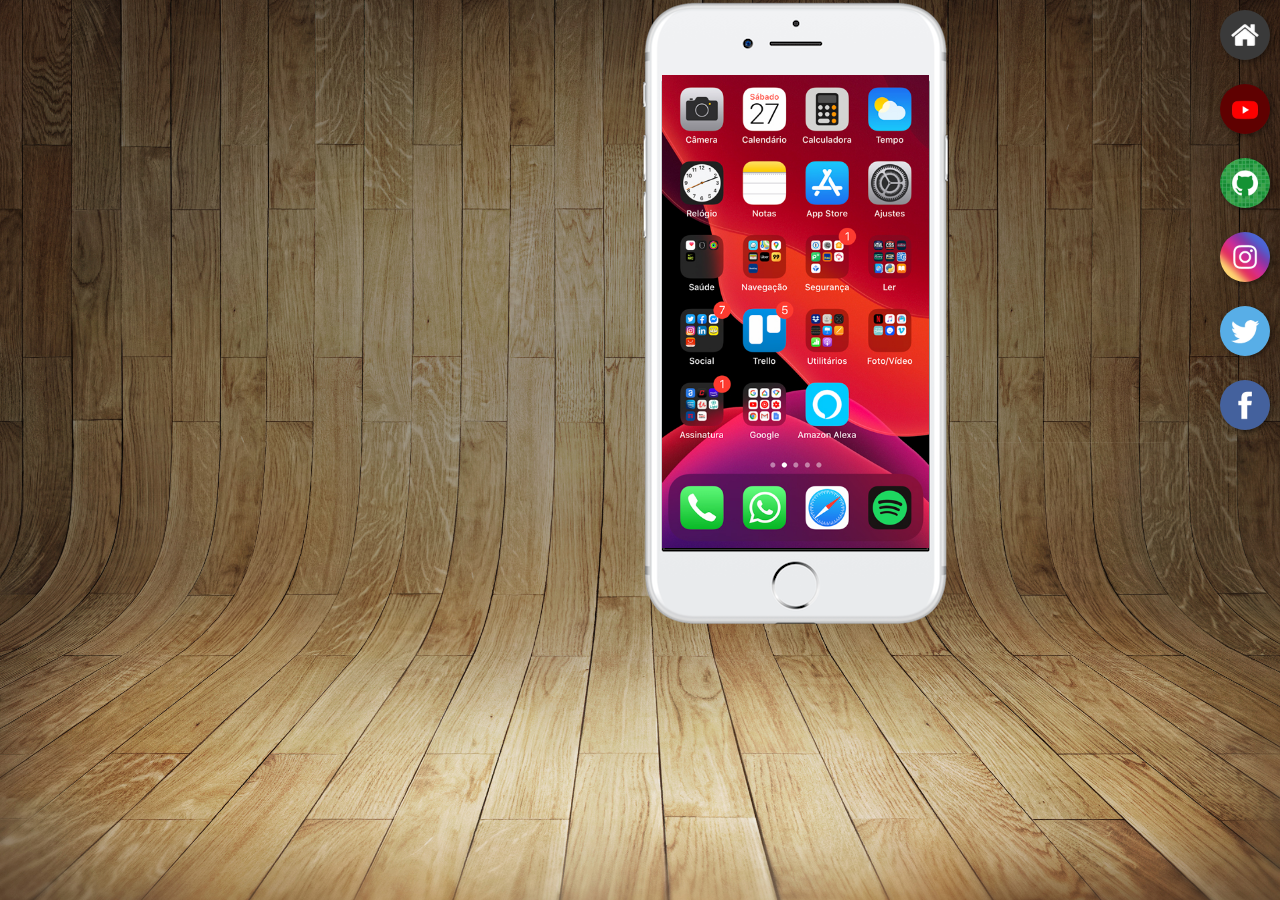
<file: index.html>
<!DOCTYPE html>
<html lang="pt-br">
<head>
    <meta charset="UTF-8">
    <meta name="viewport" content="width=device-width, initial-scale=1.0">
    <link rel="shortcut icon" href="favicon.ico" type="image/x-icon">
    <link rel="stylesheet" href="estilos/style.css">
    <title>Projecto Redes Sociais</title>
</head>
<body>
    <main>
        <section id="telefone">
            <iframe src="home.html" name="tela" id="tela" frameborder="0">
                Seu navegador não suporta iframes.
            </iframe>
        </section>
        <section id="redes-sociais">
            <a href="home.html" target="tela"> <img src="imagens/logo-home.jpg" alt="Home"></a><br>
            <a href="youtube.html" target="tela"> <img src="imagens/logo-youtube.jpg" alt="YouTube"></a><br>
            <a href="github.html" target="tela"> <img src="imagens/logo-github.jpg" alt="GitHub"></a><br>
            <a href="instagram.html" target="tela"> <img src="imagens/logo-instagram.jpg" alt="Instagram"></a><br>
            <a href="twitter.html" target="tela"> <img src="imagens/logo-twitter.jpg" alt="Twitter"></a><br>
            <a href="facebook.html" target="tela"> <img src="imagens/logo-facebook.jpg" alt="LinkedIn"></a><br>
        </section>
    </main>
</body>
</html>
</file>
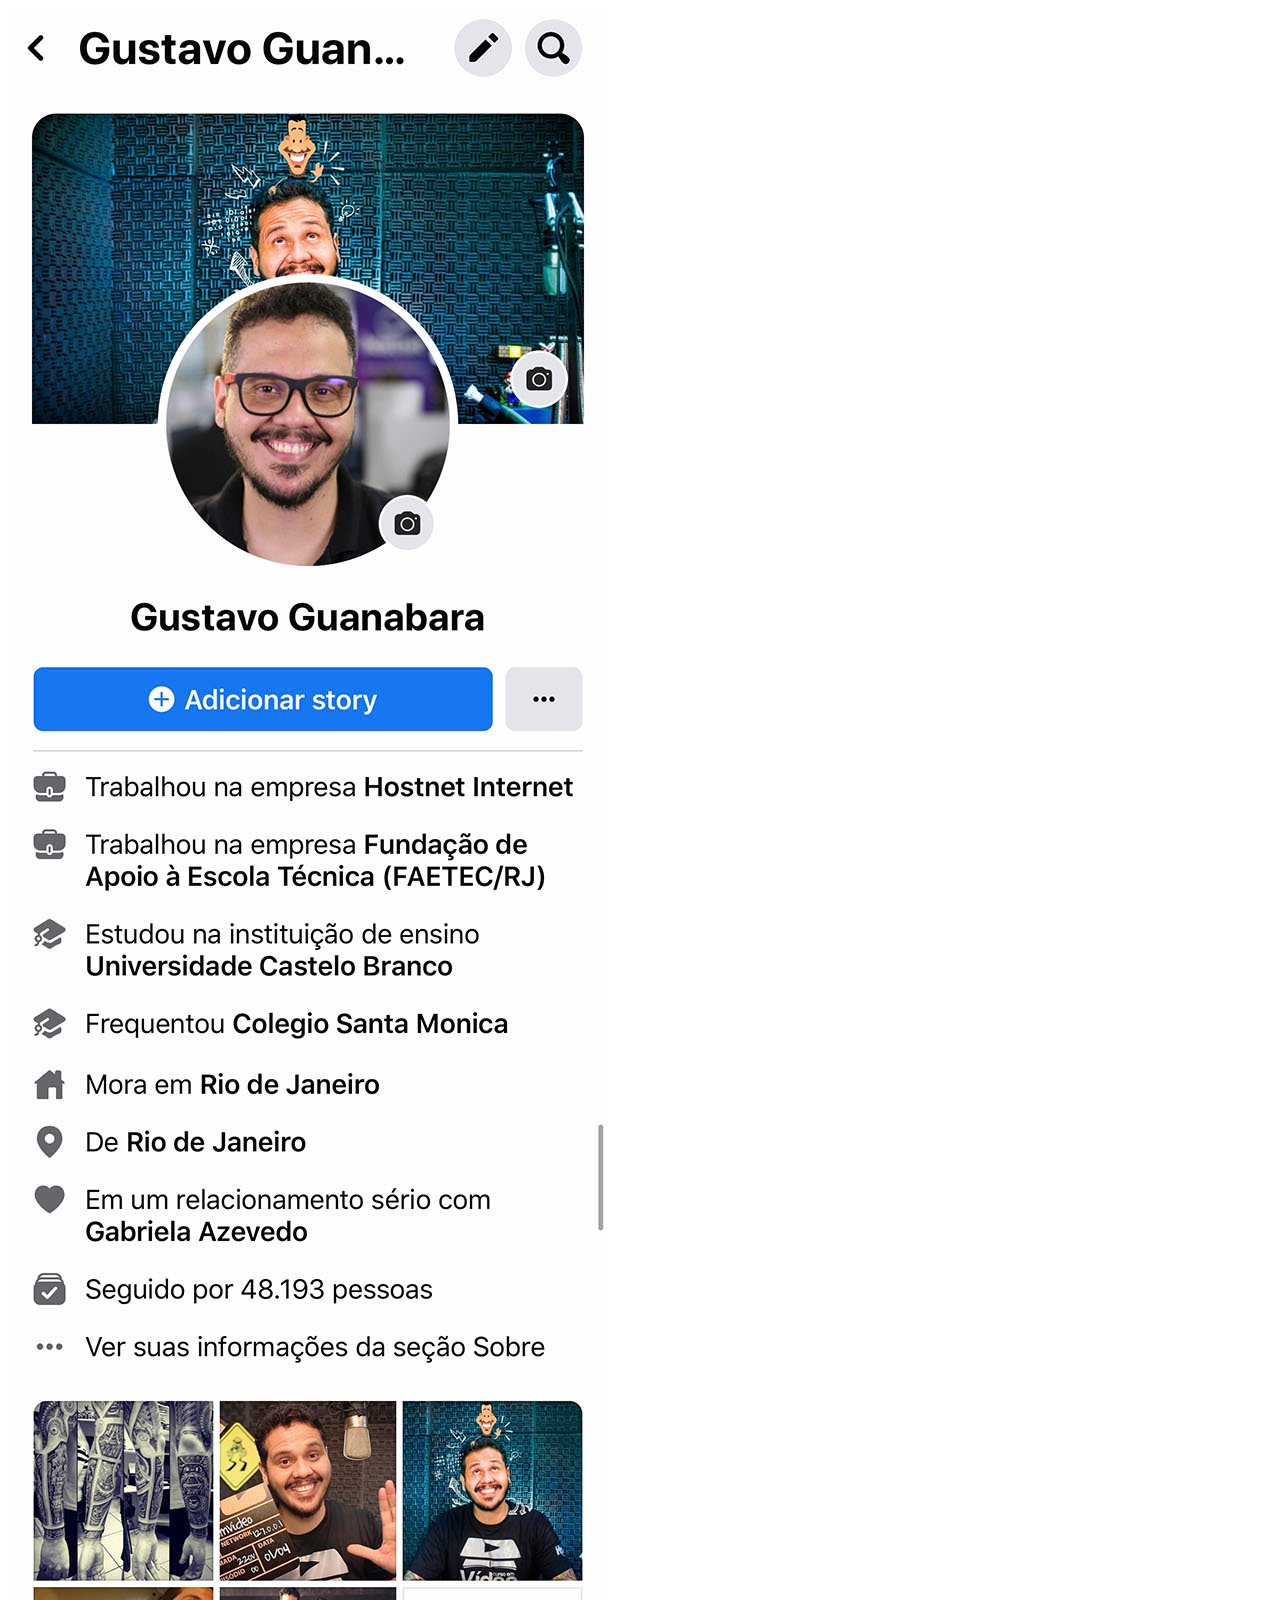
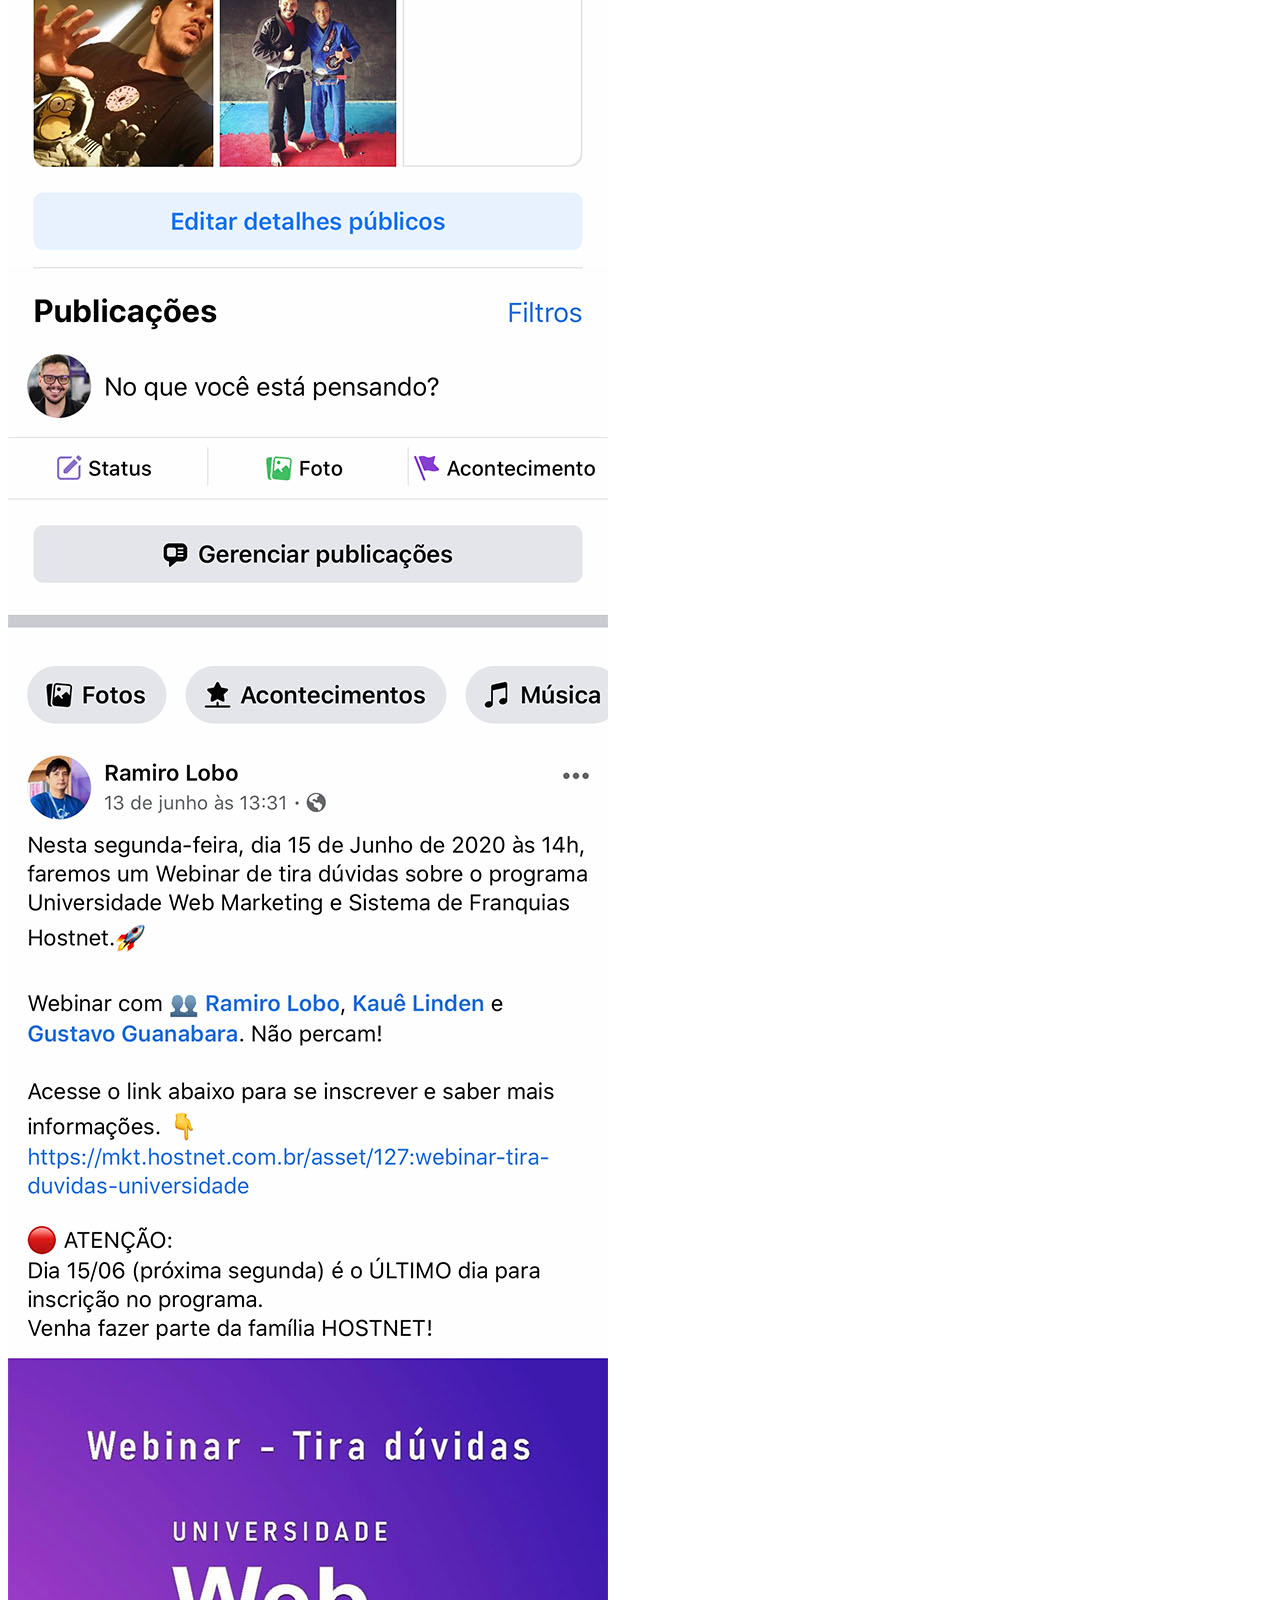
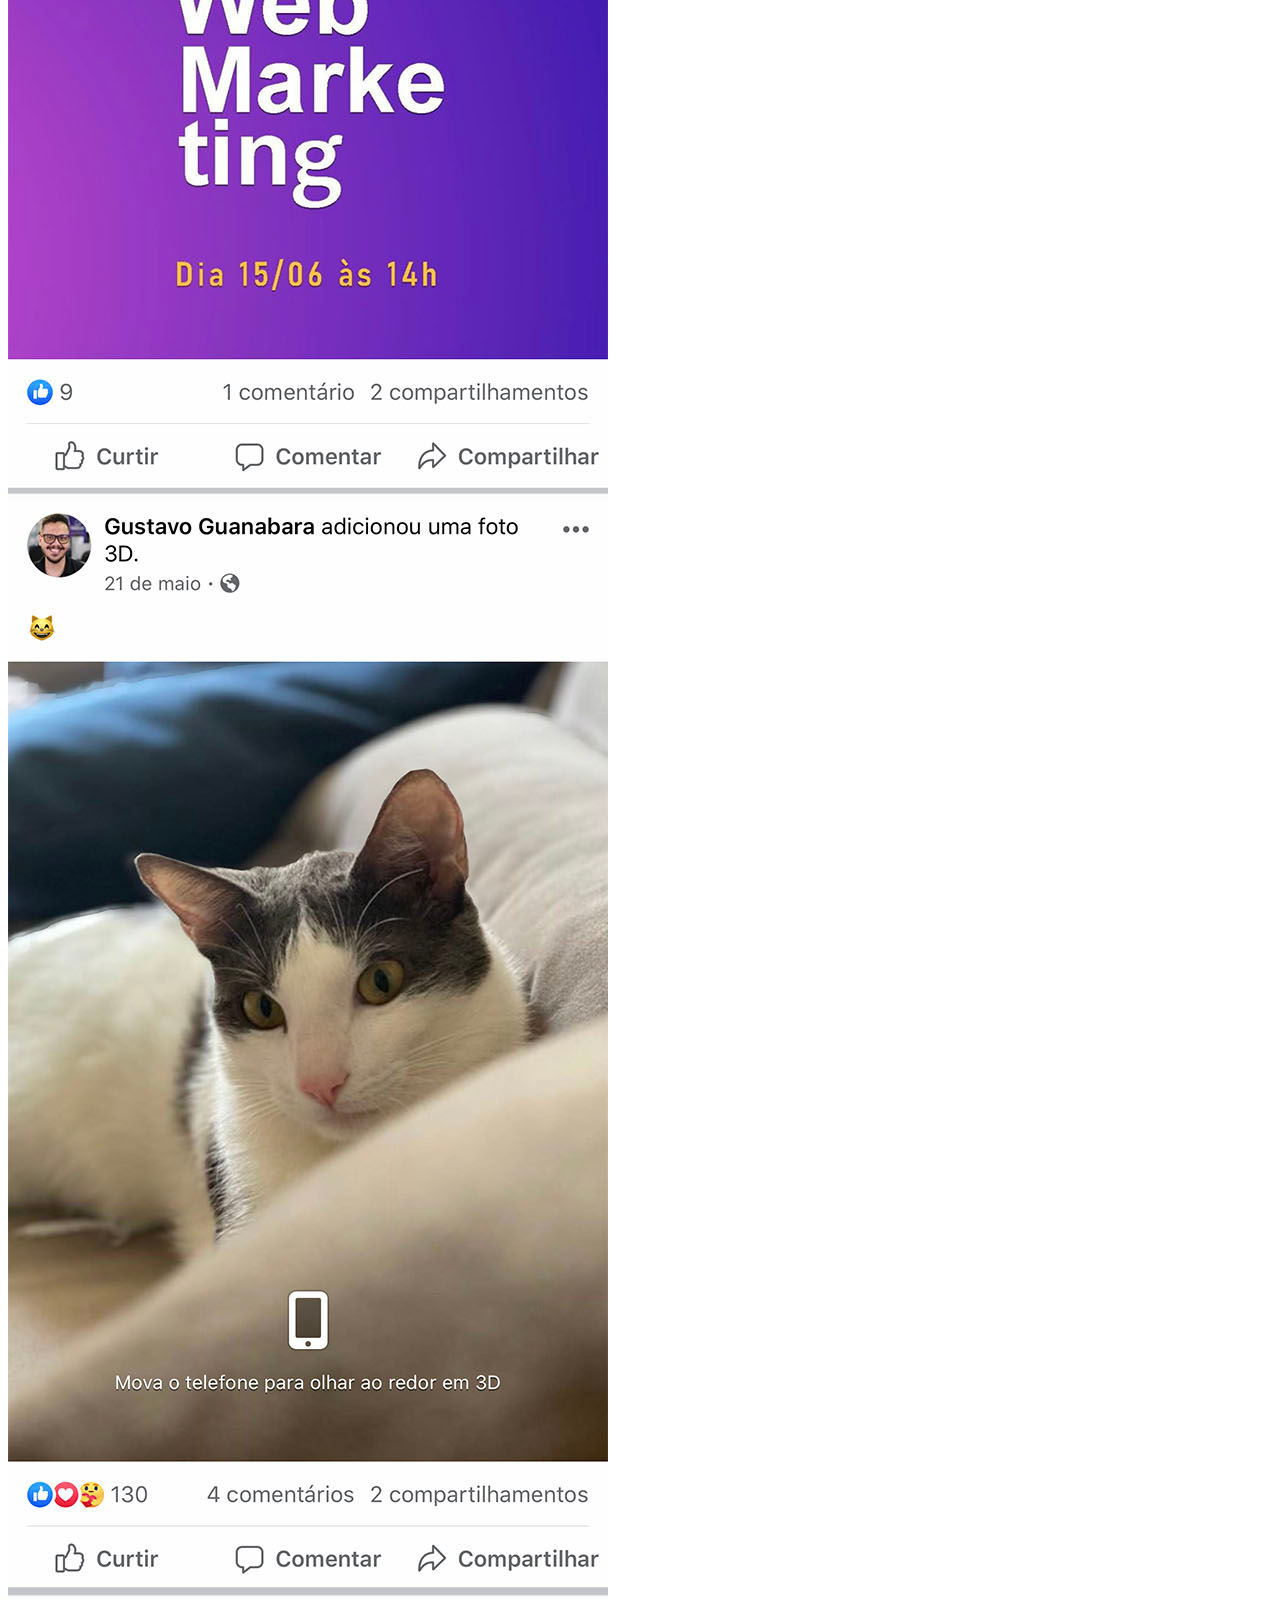
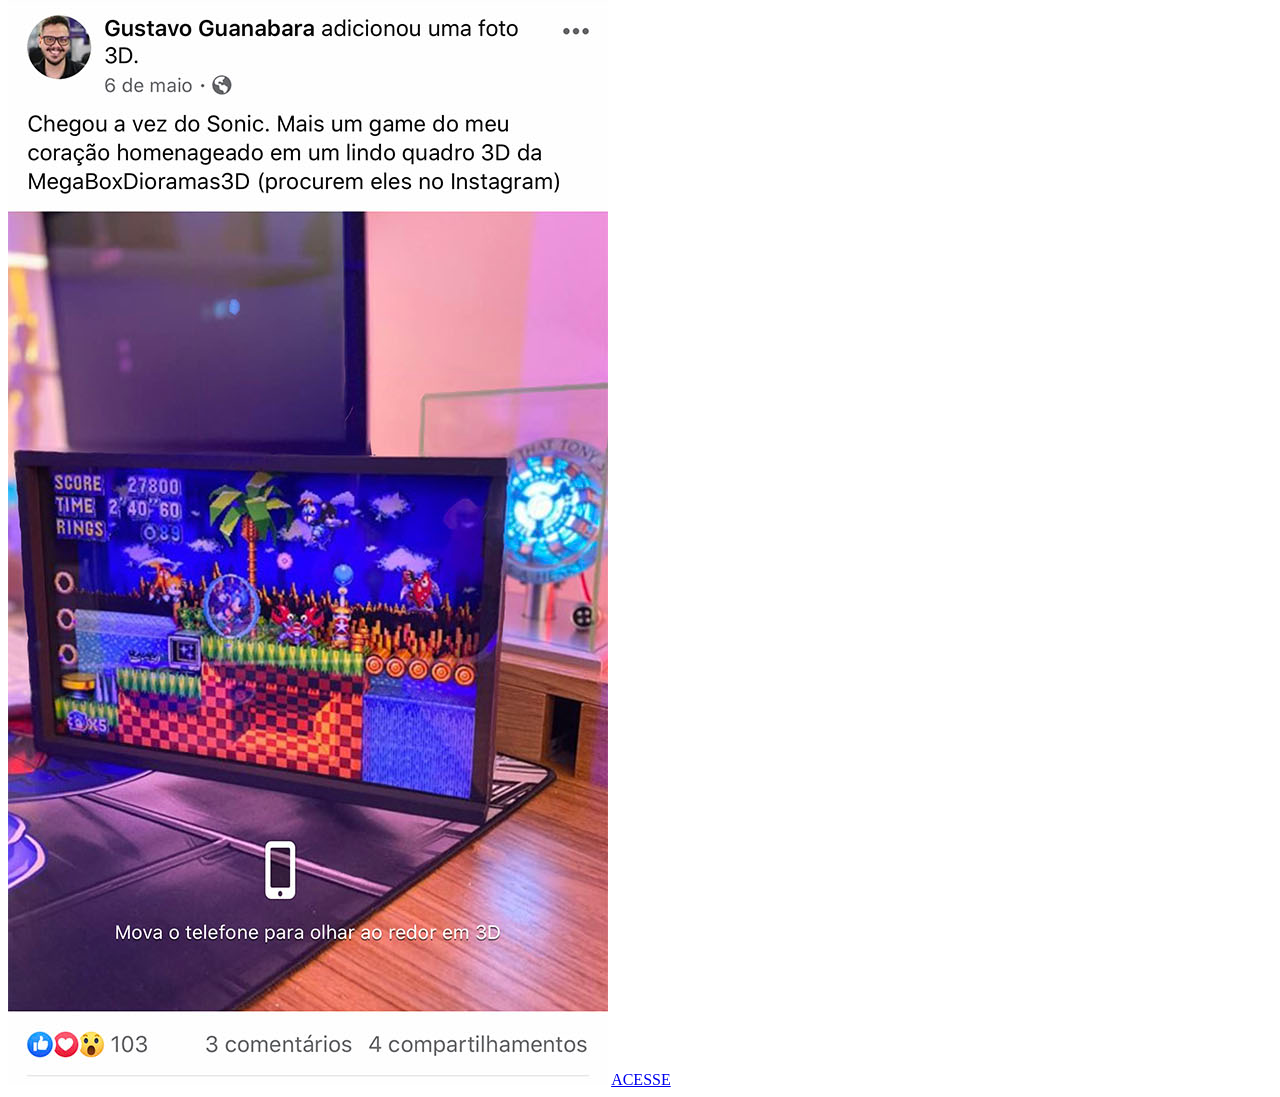
<file: facebook.html>
<!DOCTYPE html>
<html lang="pt-BR">
<head>
    <meta charset="UTF-8">
    <meta name="viewport" content="width=device-width, initial-scale=1.0">
    <title>Document</title>
</head>
<body>
    <img src="imagens/tela-facebook.jpg" alt="Facebook">
    <a href="https://www.facebook.com/GlodyAlien" target="_blank">ACESSE</a>
</body>
</html>
</file>
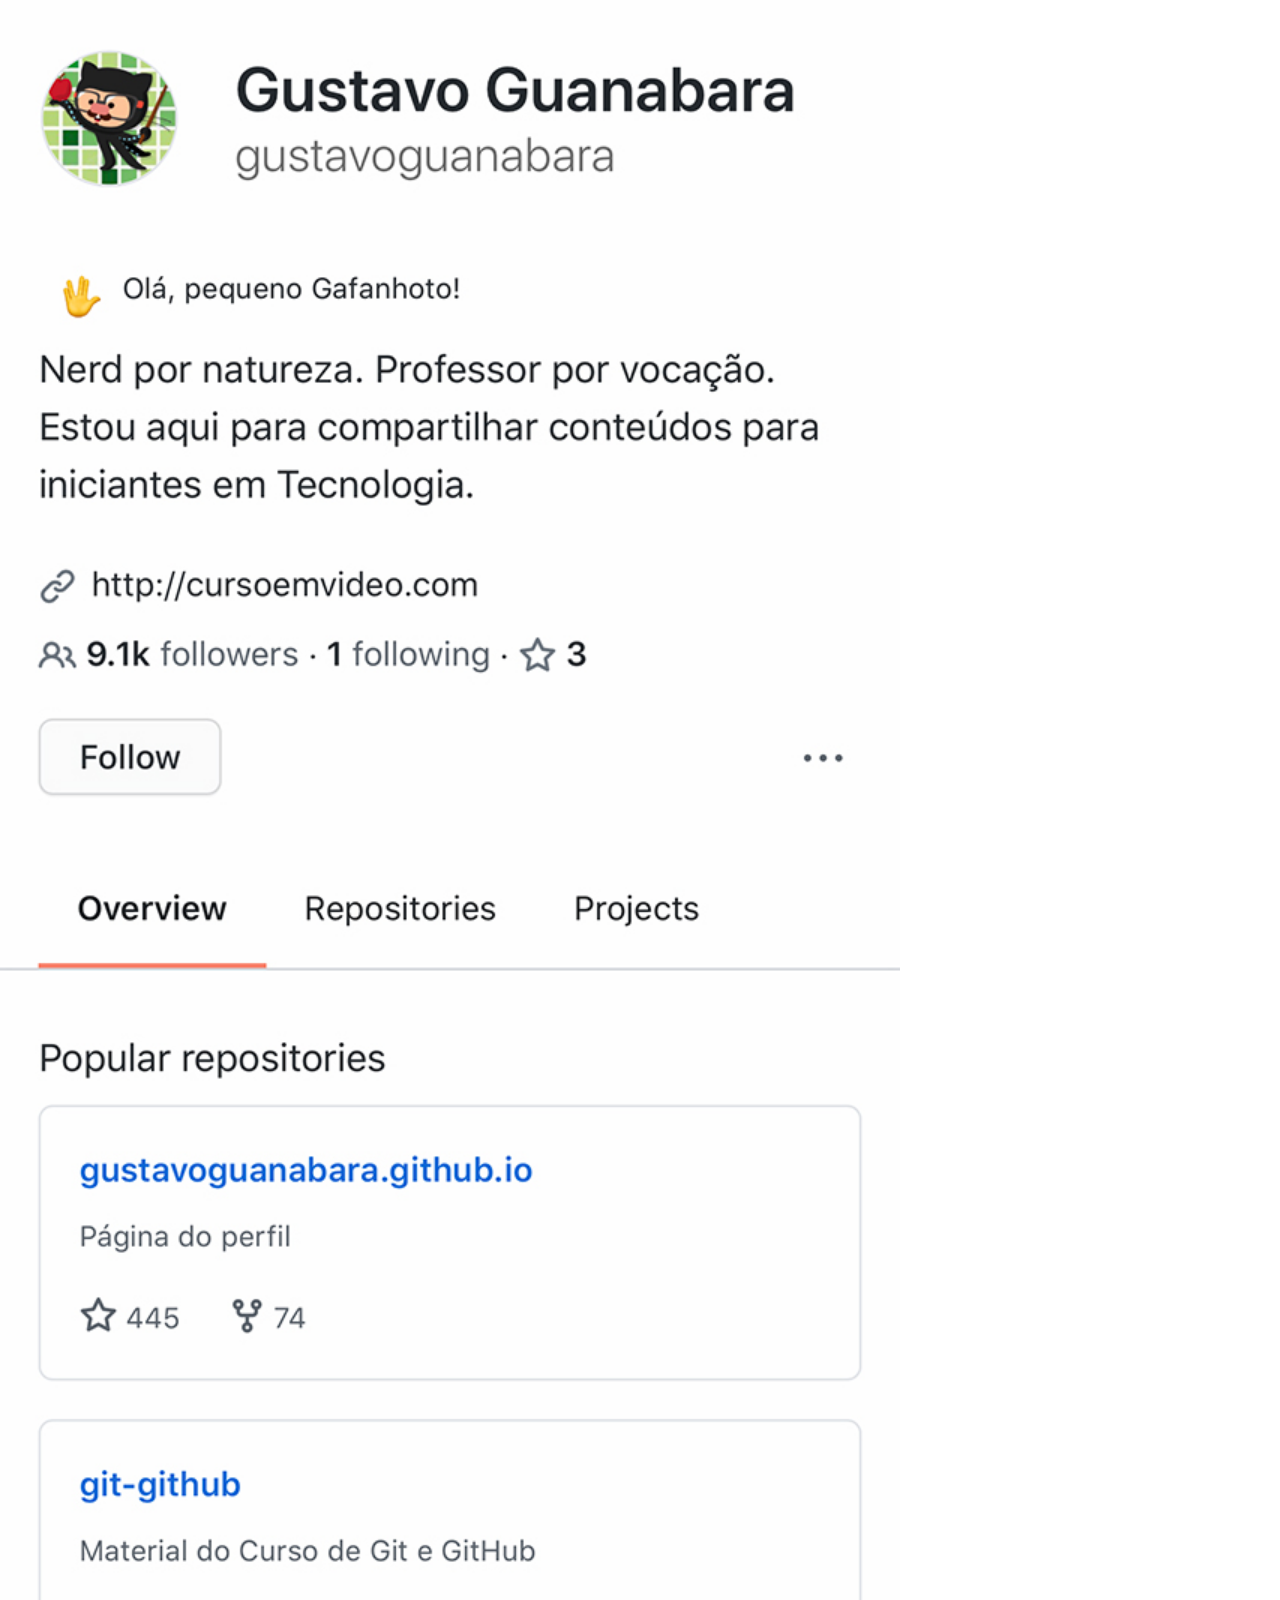
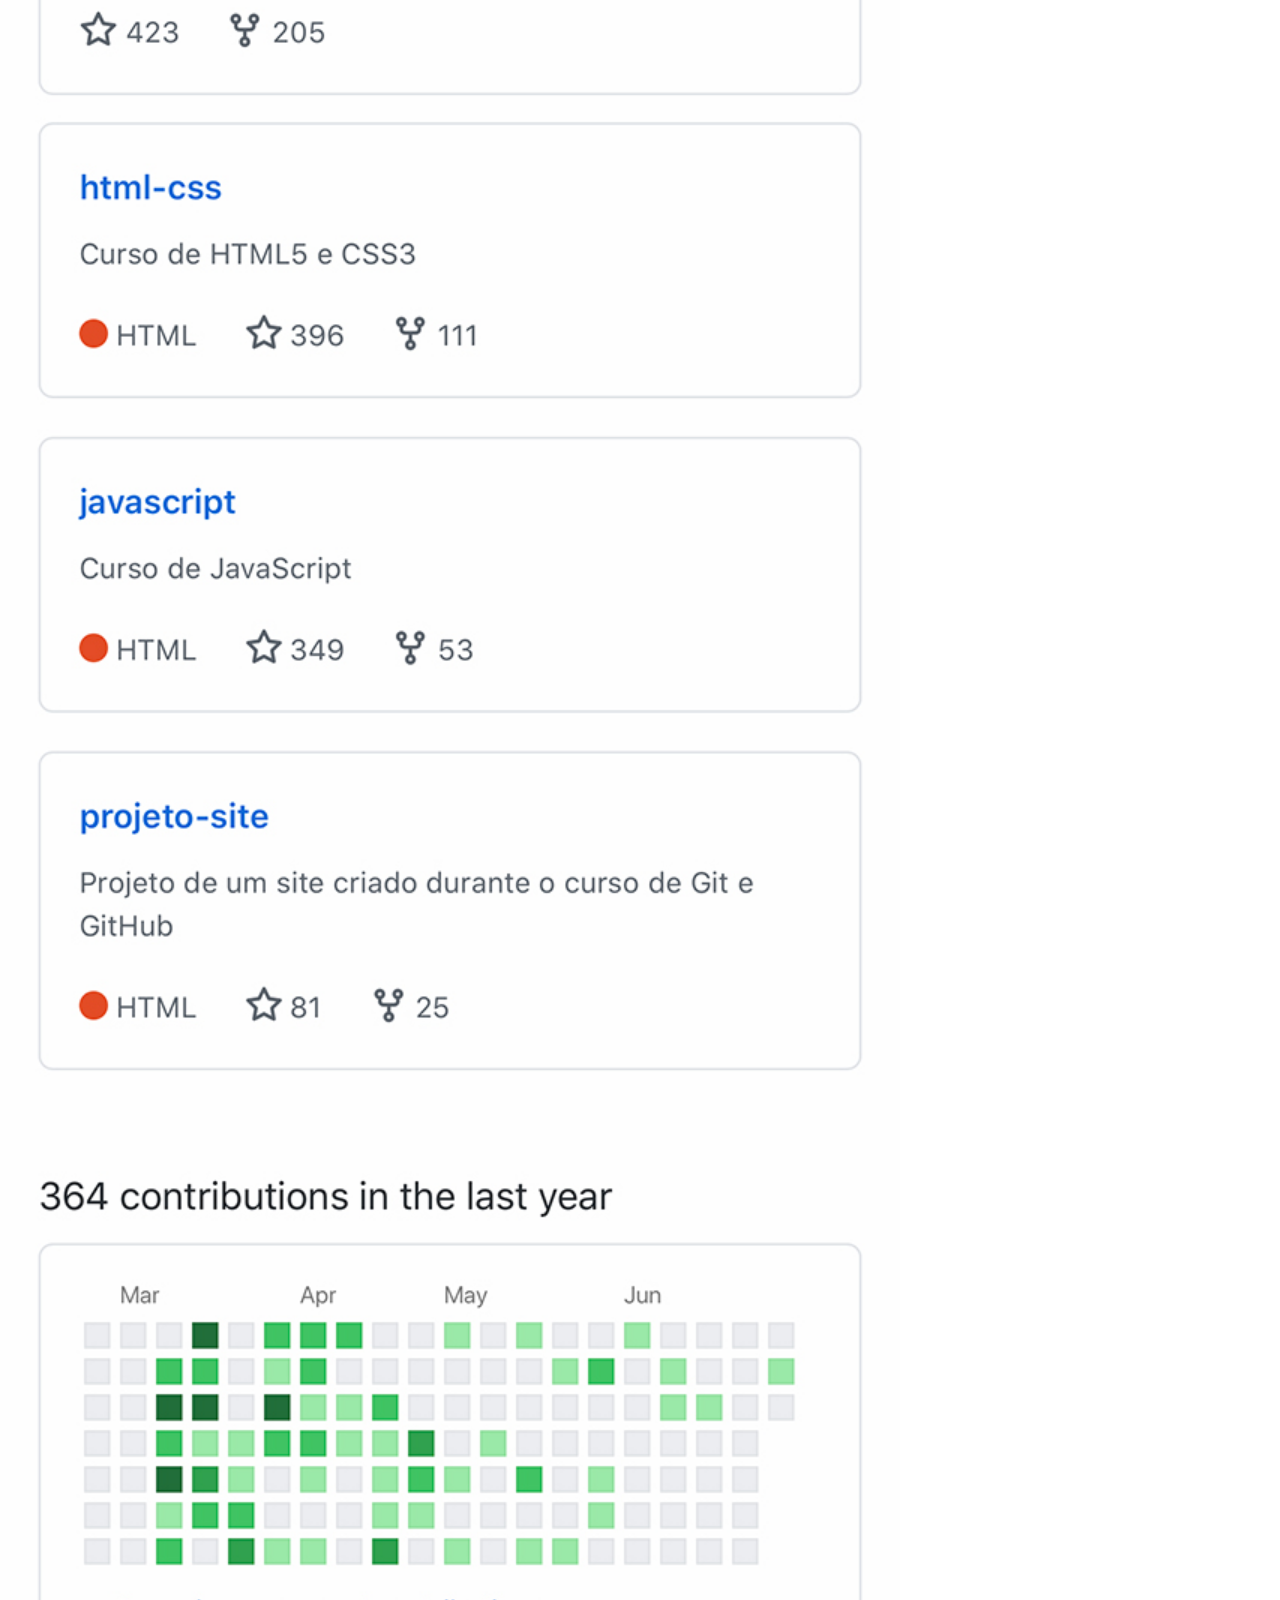
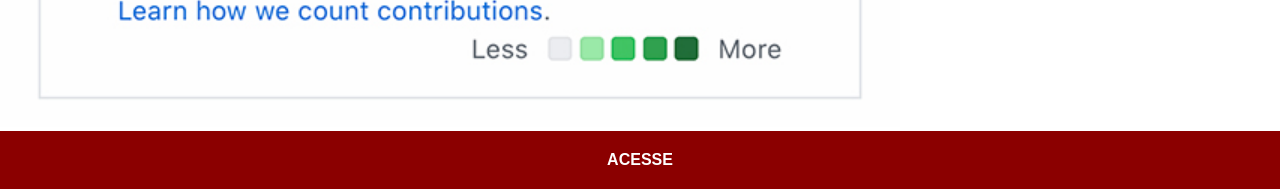
<file: github.html>
<!DOCTYPE html>
<html lang="pt-BR">
<head>
    <meta charset="UTF-8">
    <meta name="viewport" content="width=device-width, initial-scale=1.0">
    <title>GitHub</title>
  <link rel="stylesheet" href="/estilos/social.css">
</head>
<body>
    <img src="imagens/tela-github.jpg" alt="GitHub">
    <a href="https://github.com/GlodyAlien" target="_blank">ACESSE</a>
</body>
</html>
</file>
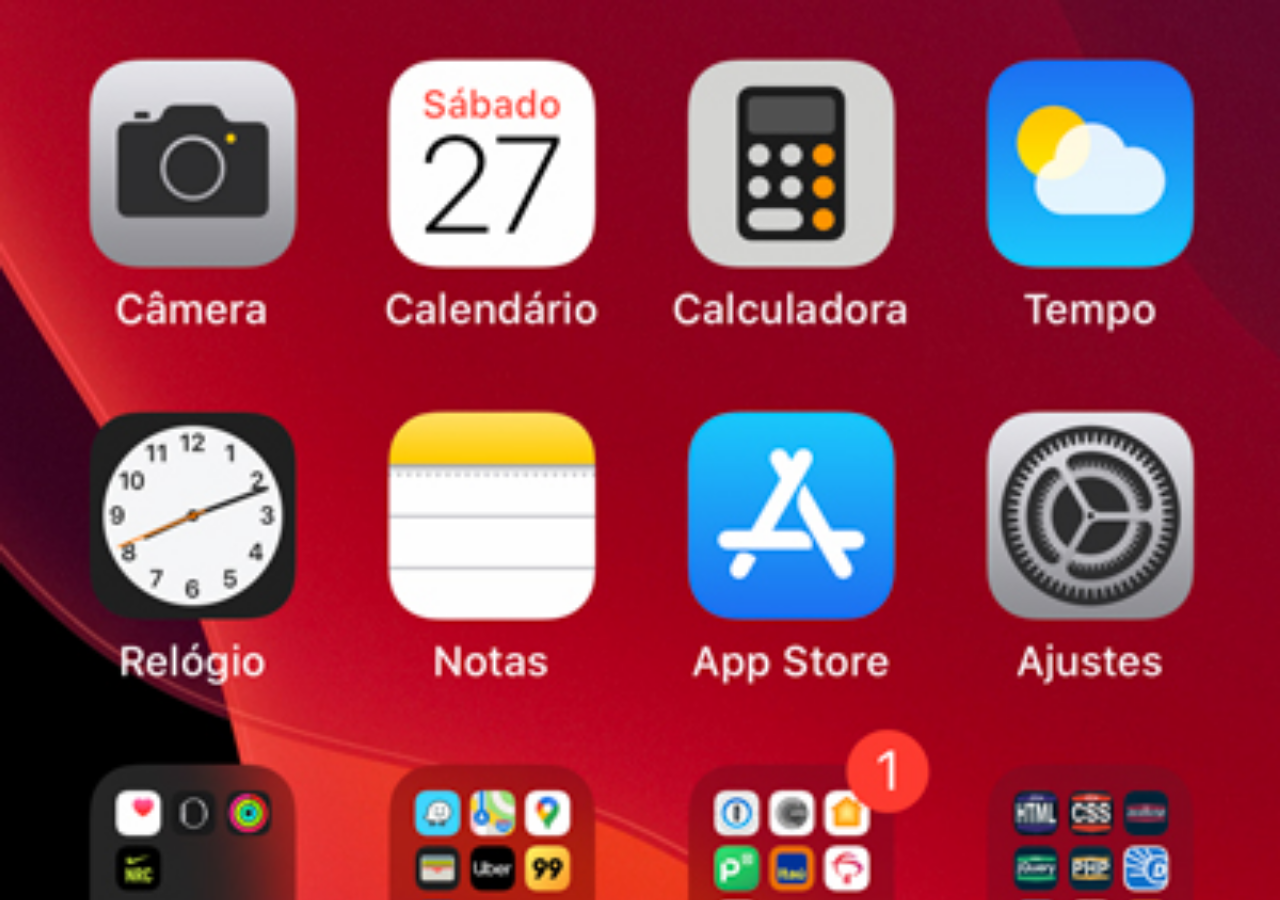
<file: home.html>
<!DOCTYPE html>
<html lang="pt-BR">
<head>
    <meta charset="UTF-8">
    <meta name="viewport" content="width=device-width, initial-scale=1.0">
    <title>Home</title>
</head>
<style>
    * {
        margin: 0px;
        padding: 0px;
    }

    body {
        width: 100vw;
        height: 100vh;
        background: black url('imagens/tela-home.jpg') no-repeat top center;
        background-size: cover;
    }
</style>
<body>
  
</body>
</html>
</file>
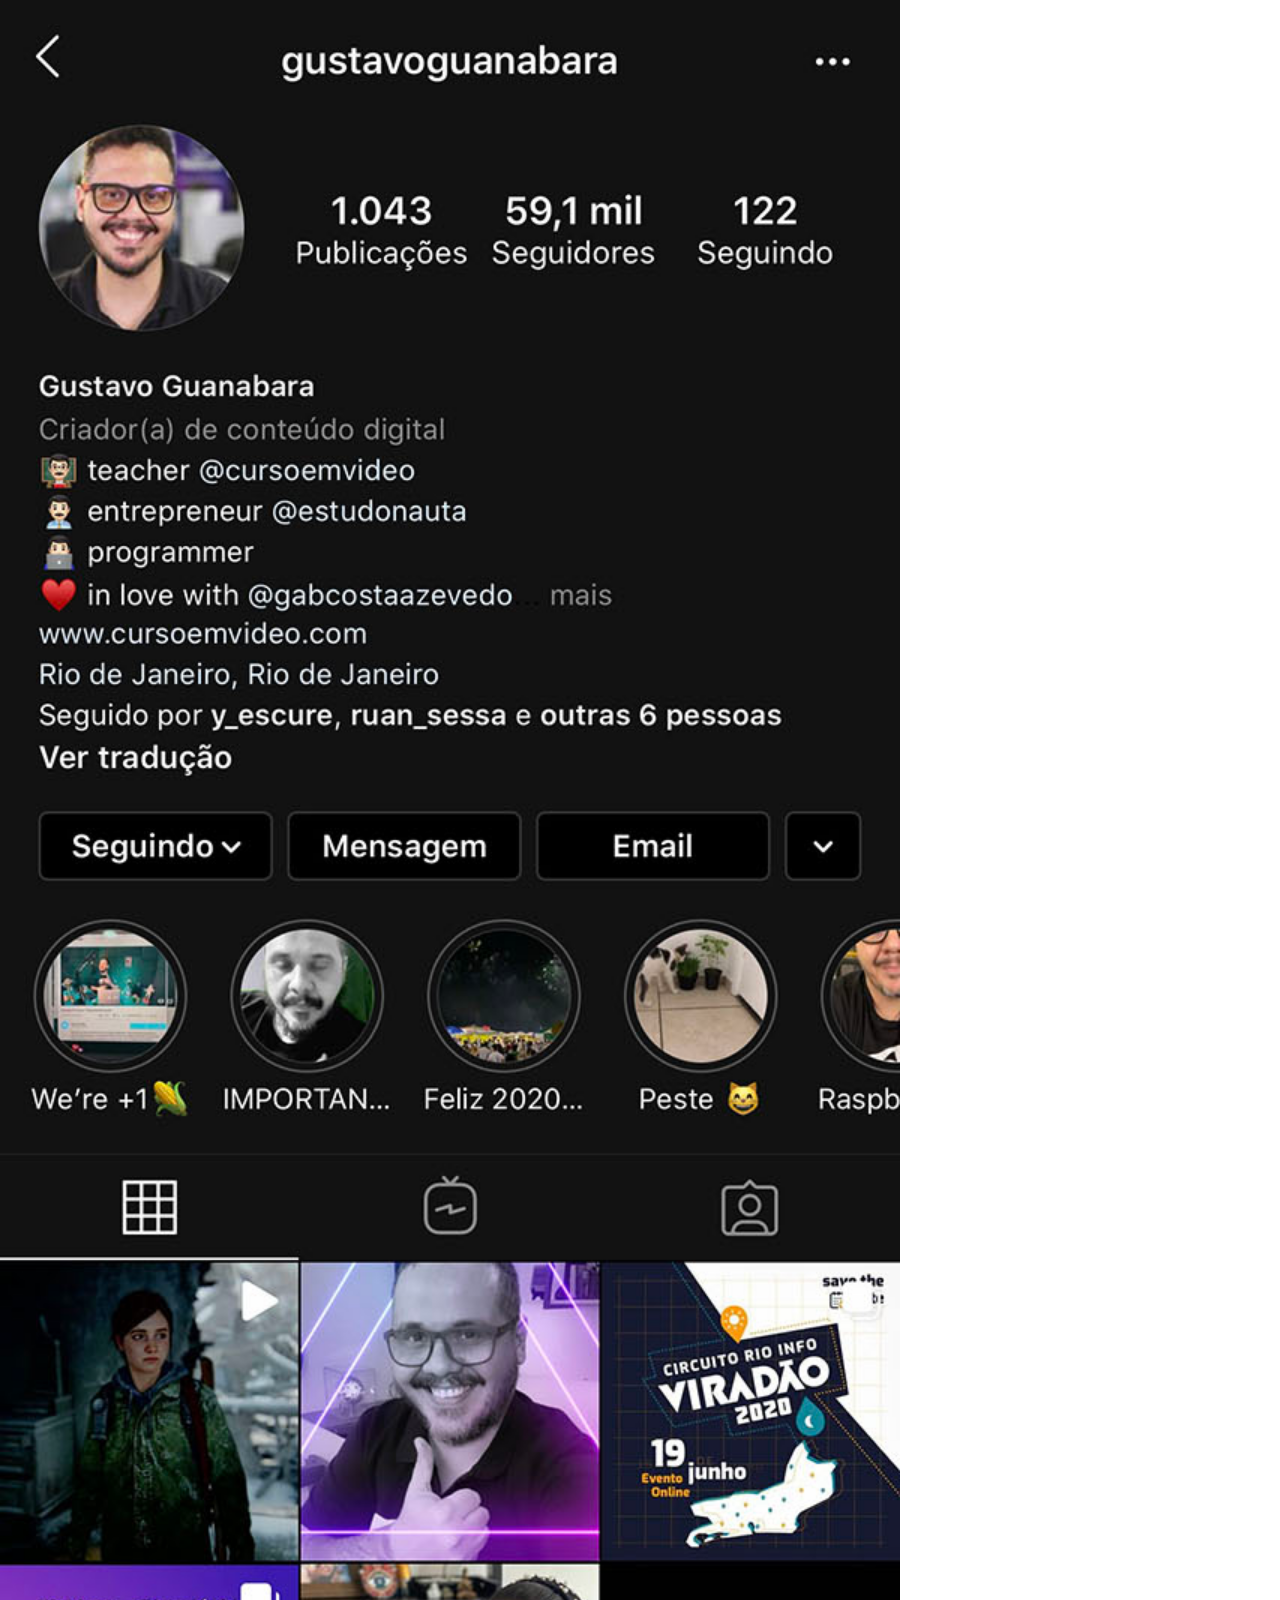
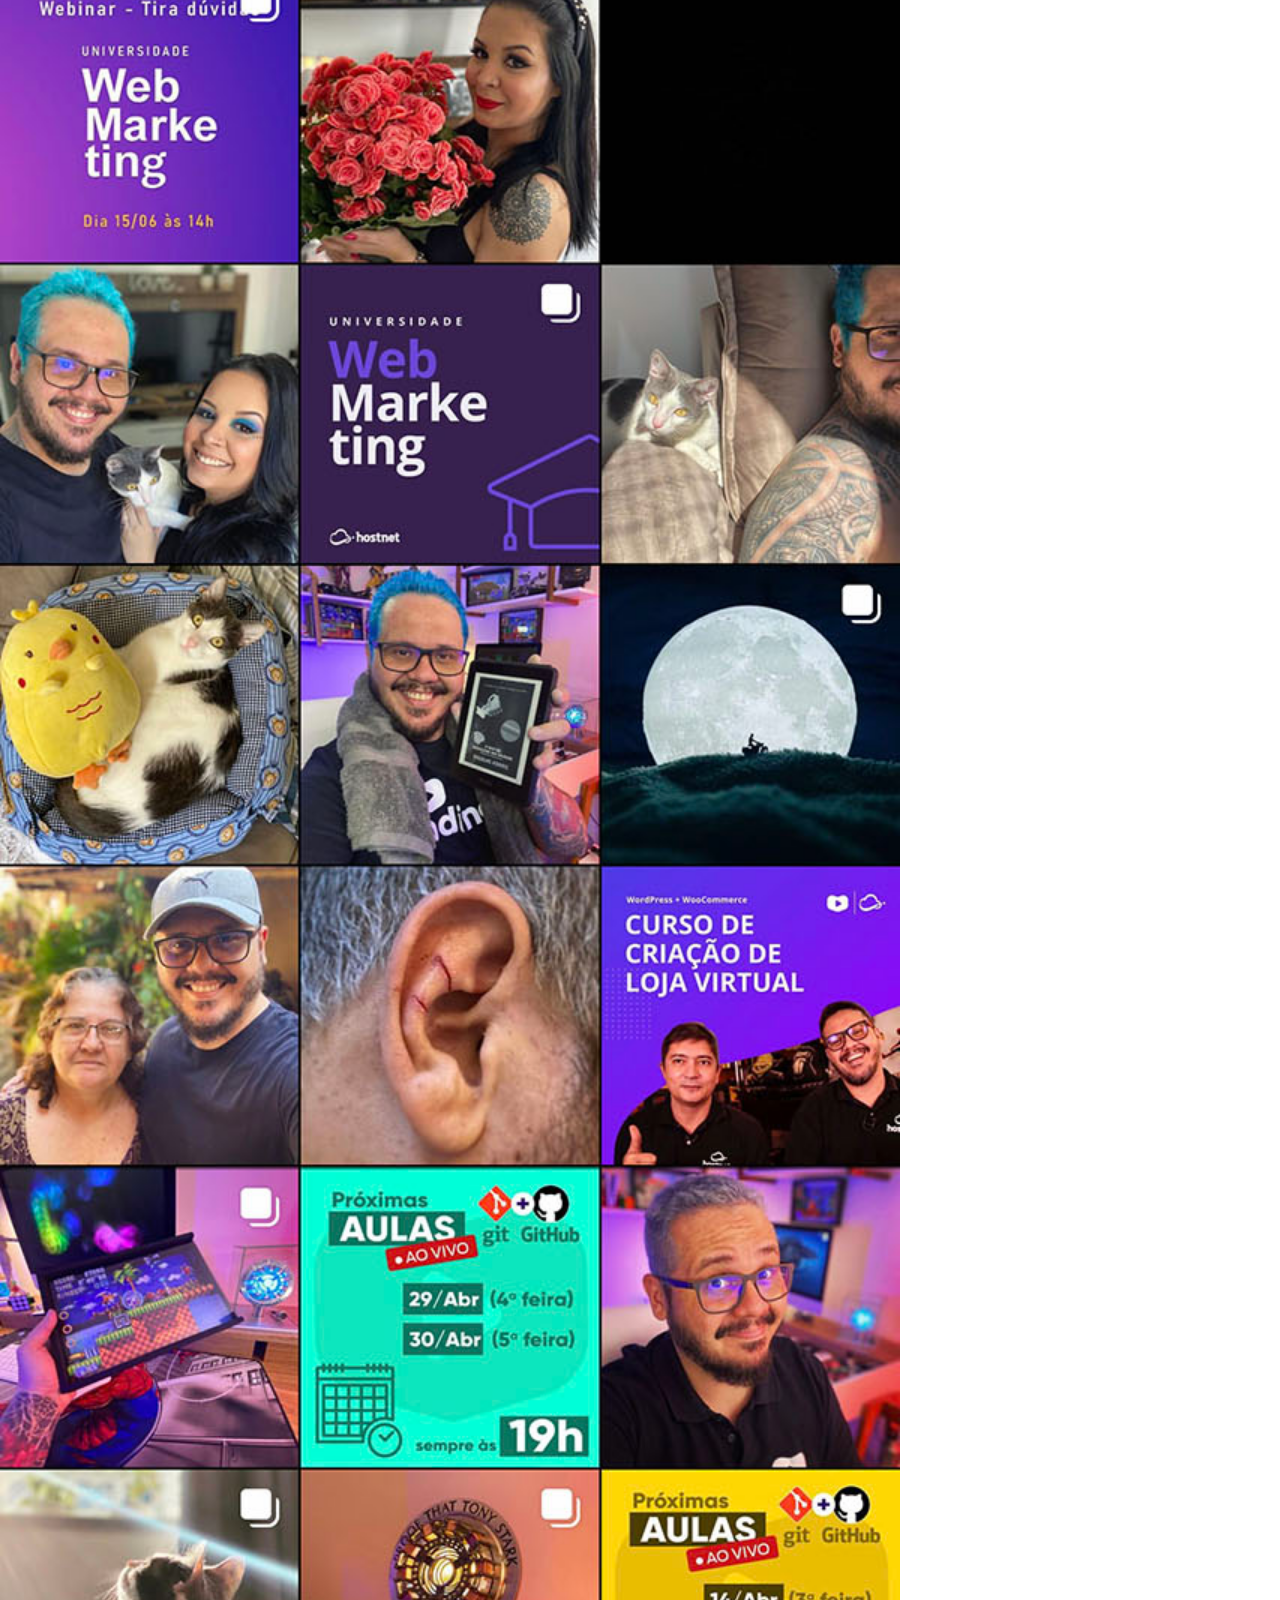
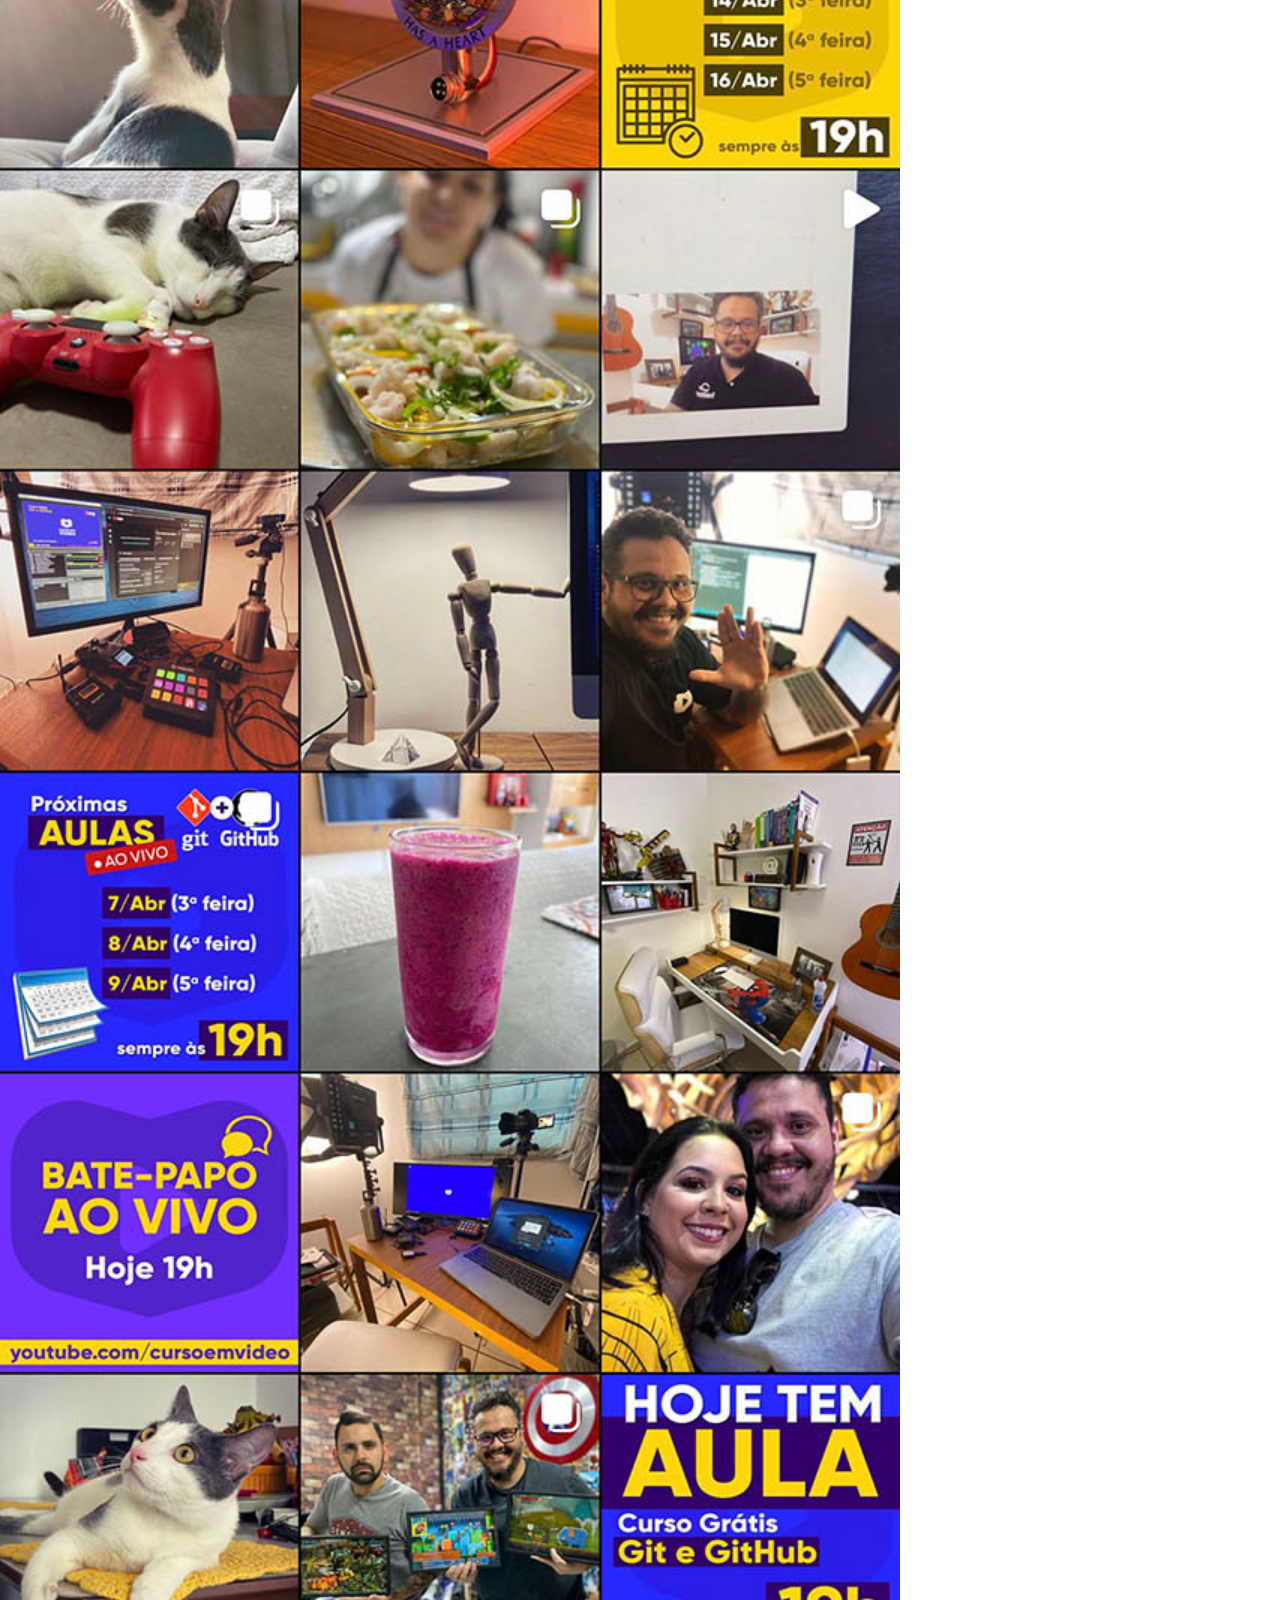
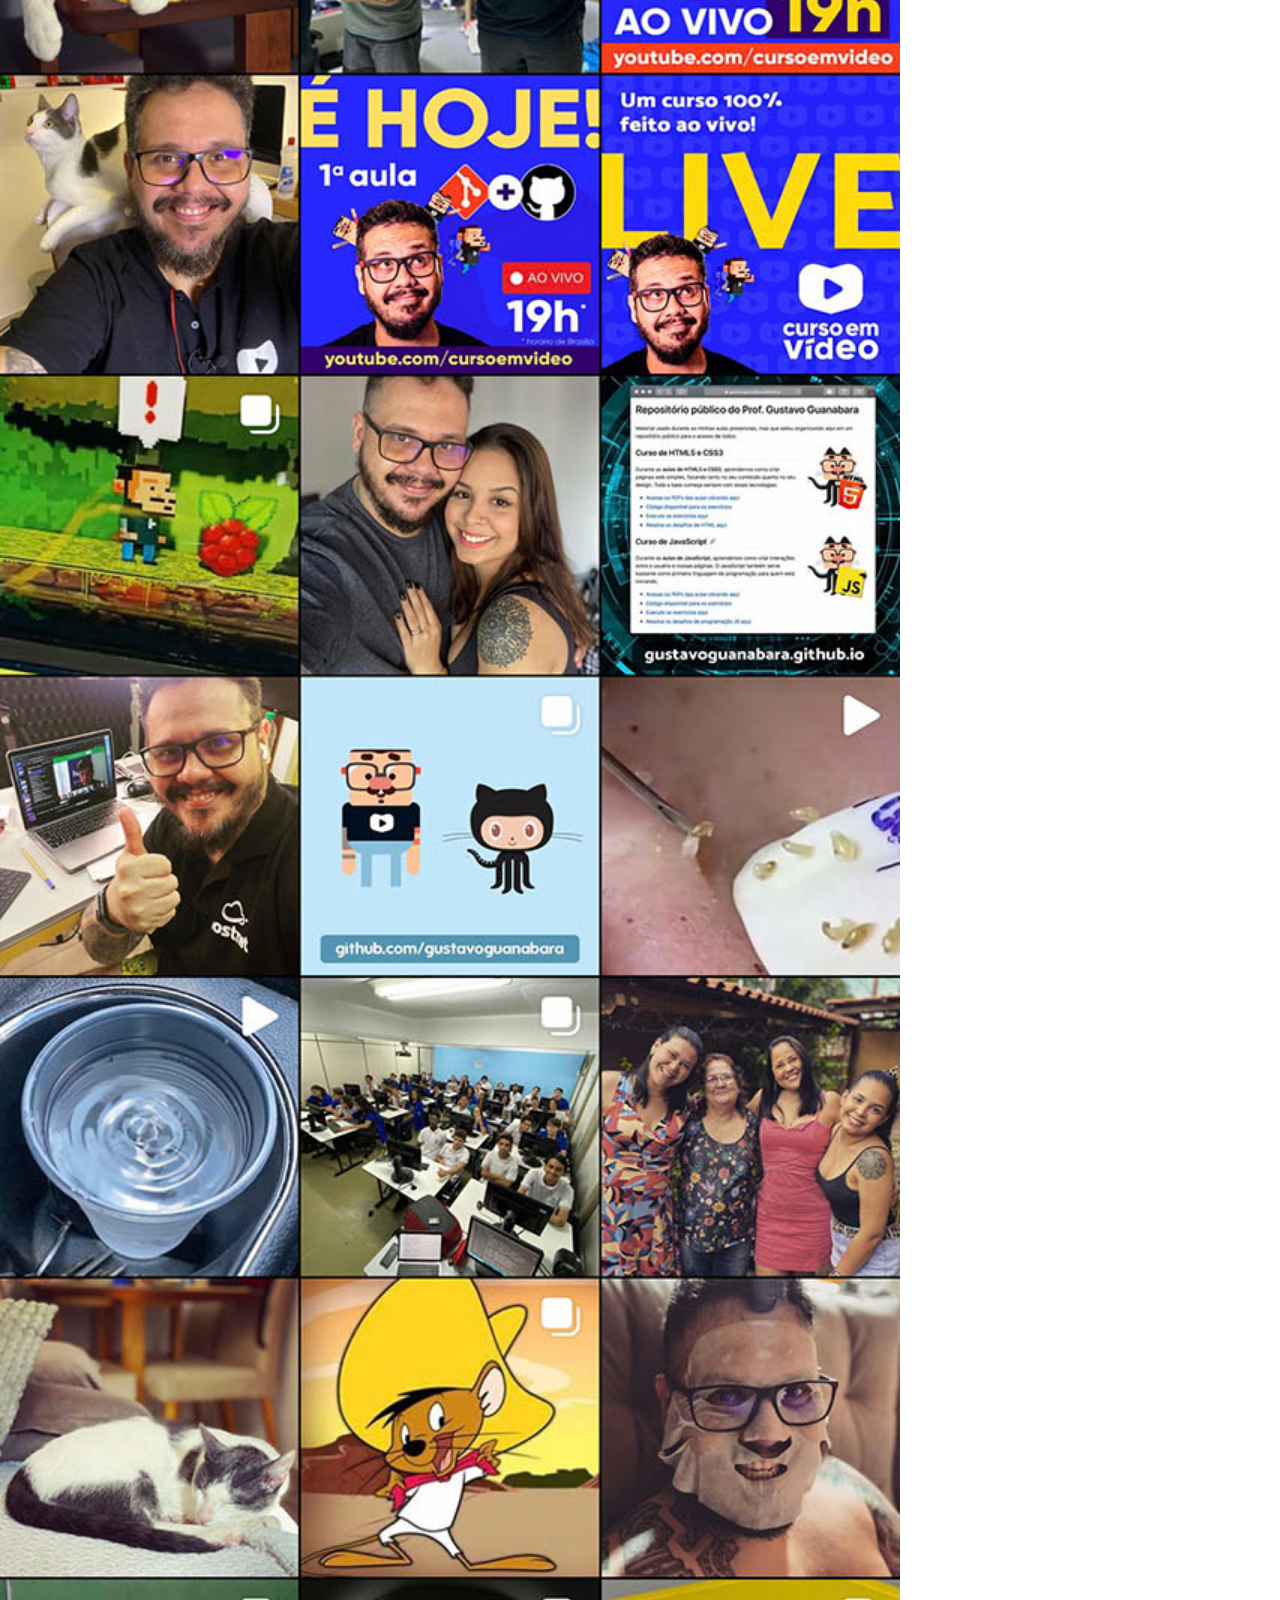
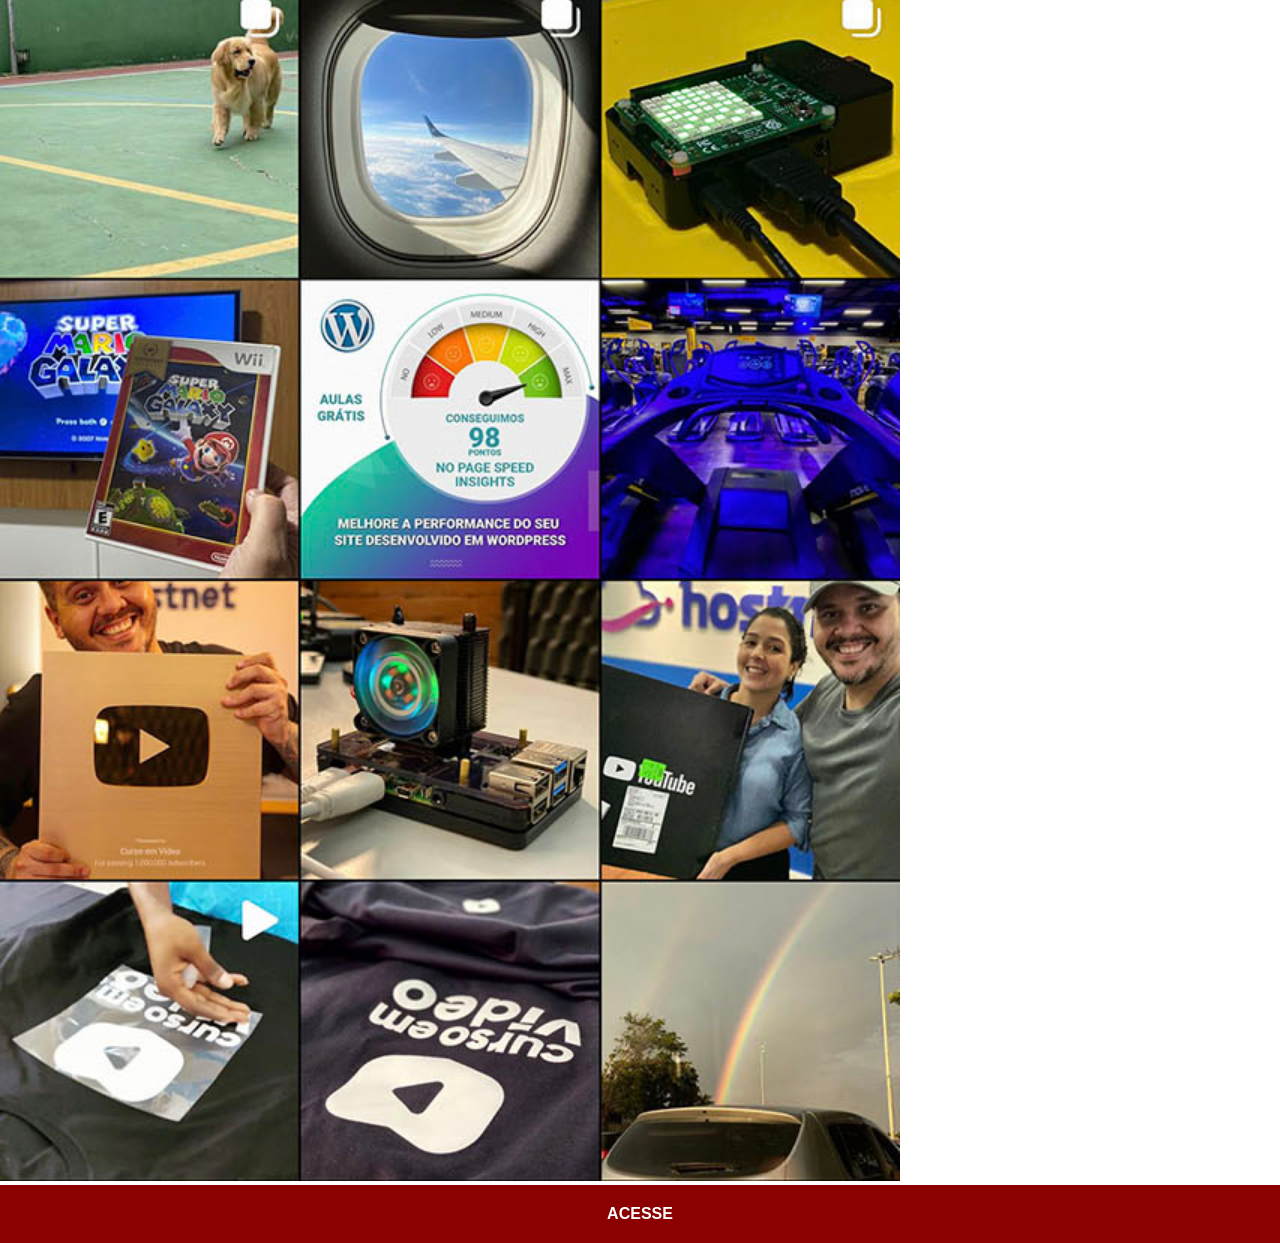
<file: instagram.html>
<!DOCTYPE html>
<html lang="pt-BR">
<head>
    <meta charset="UTF-8">
    <meta name="viewport" content="width=device-width, initial-scale=1.0">
    <title>Instagram</title>
  <link rel="stylesheet" href="/estilos/social.css">
</head>
<body>
    <img src="imagens/tela-instagram.jpg" alt="Instagram">
    <a href="https://www.instagram.com/gustavoguanabara/" target="_blank">ACESSE</a>
</body>
</html>
</file>
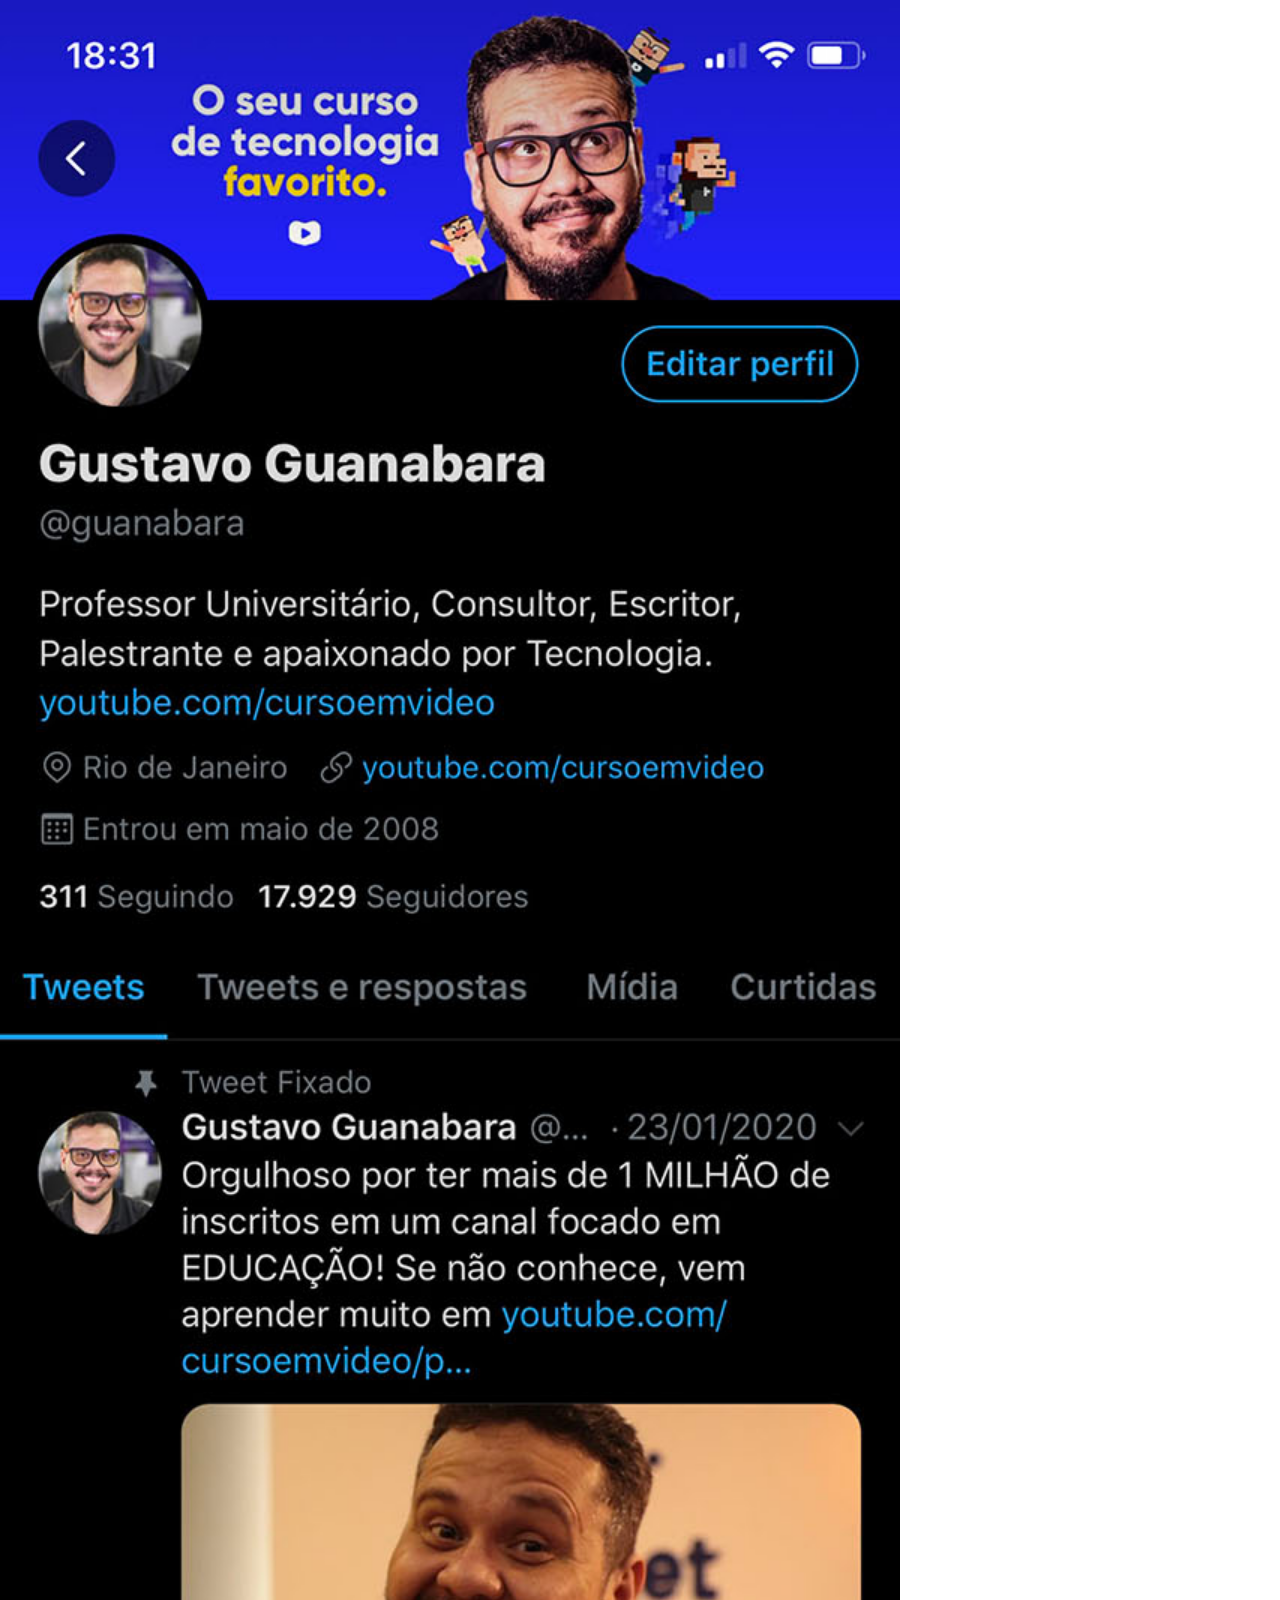
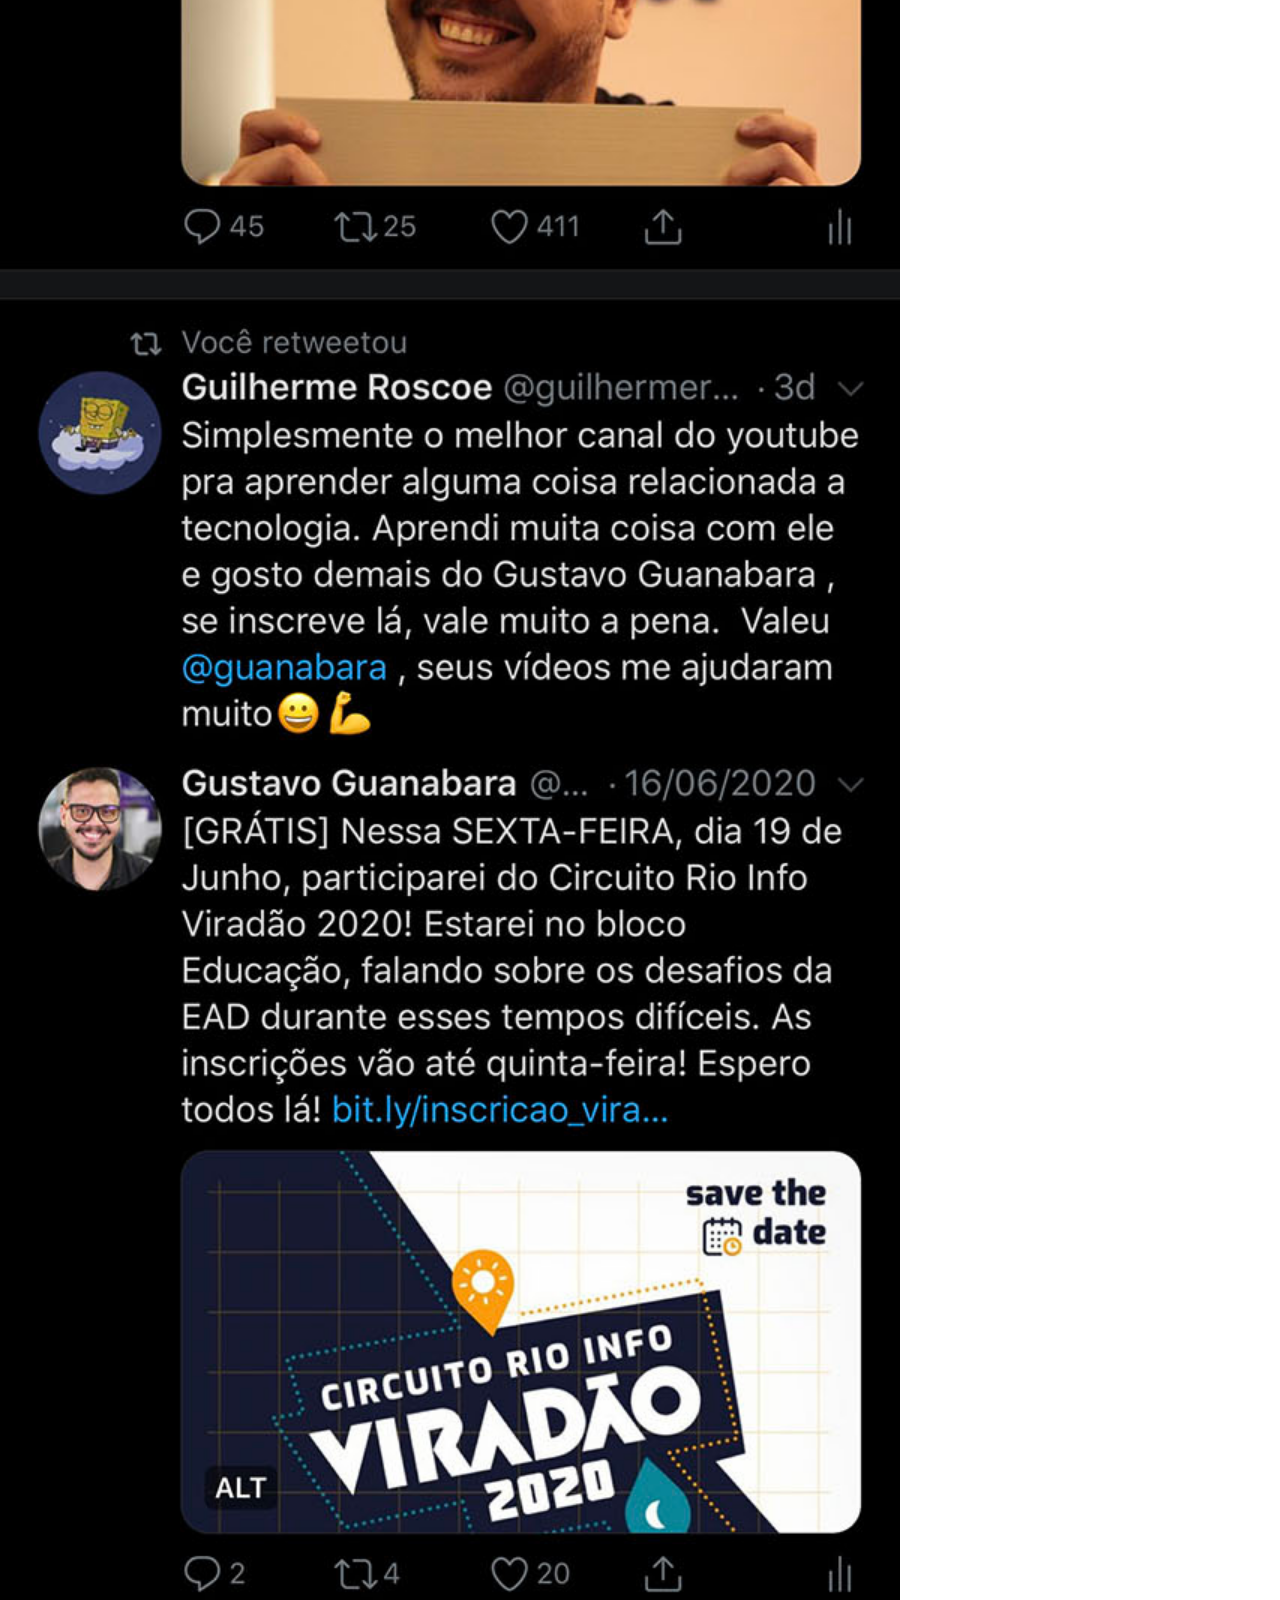
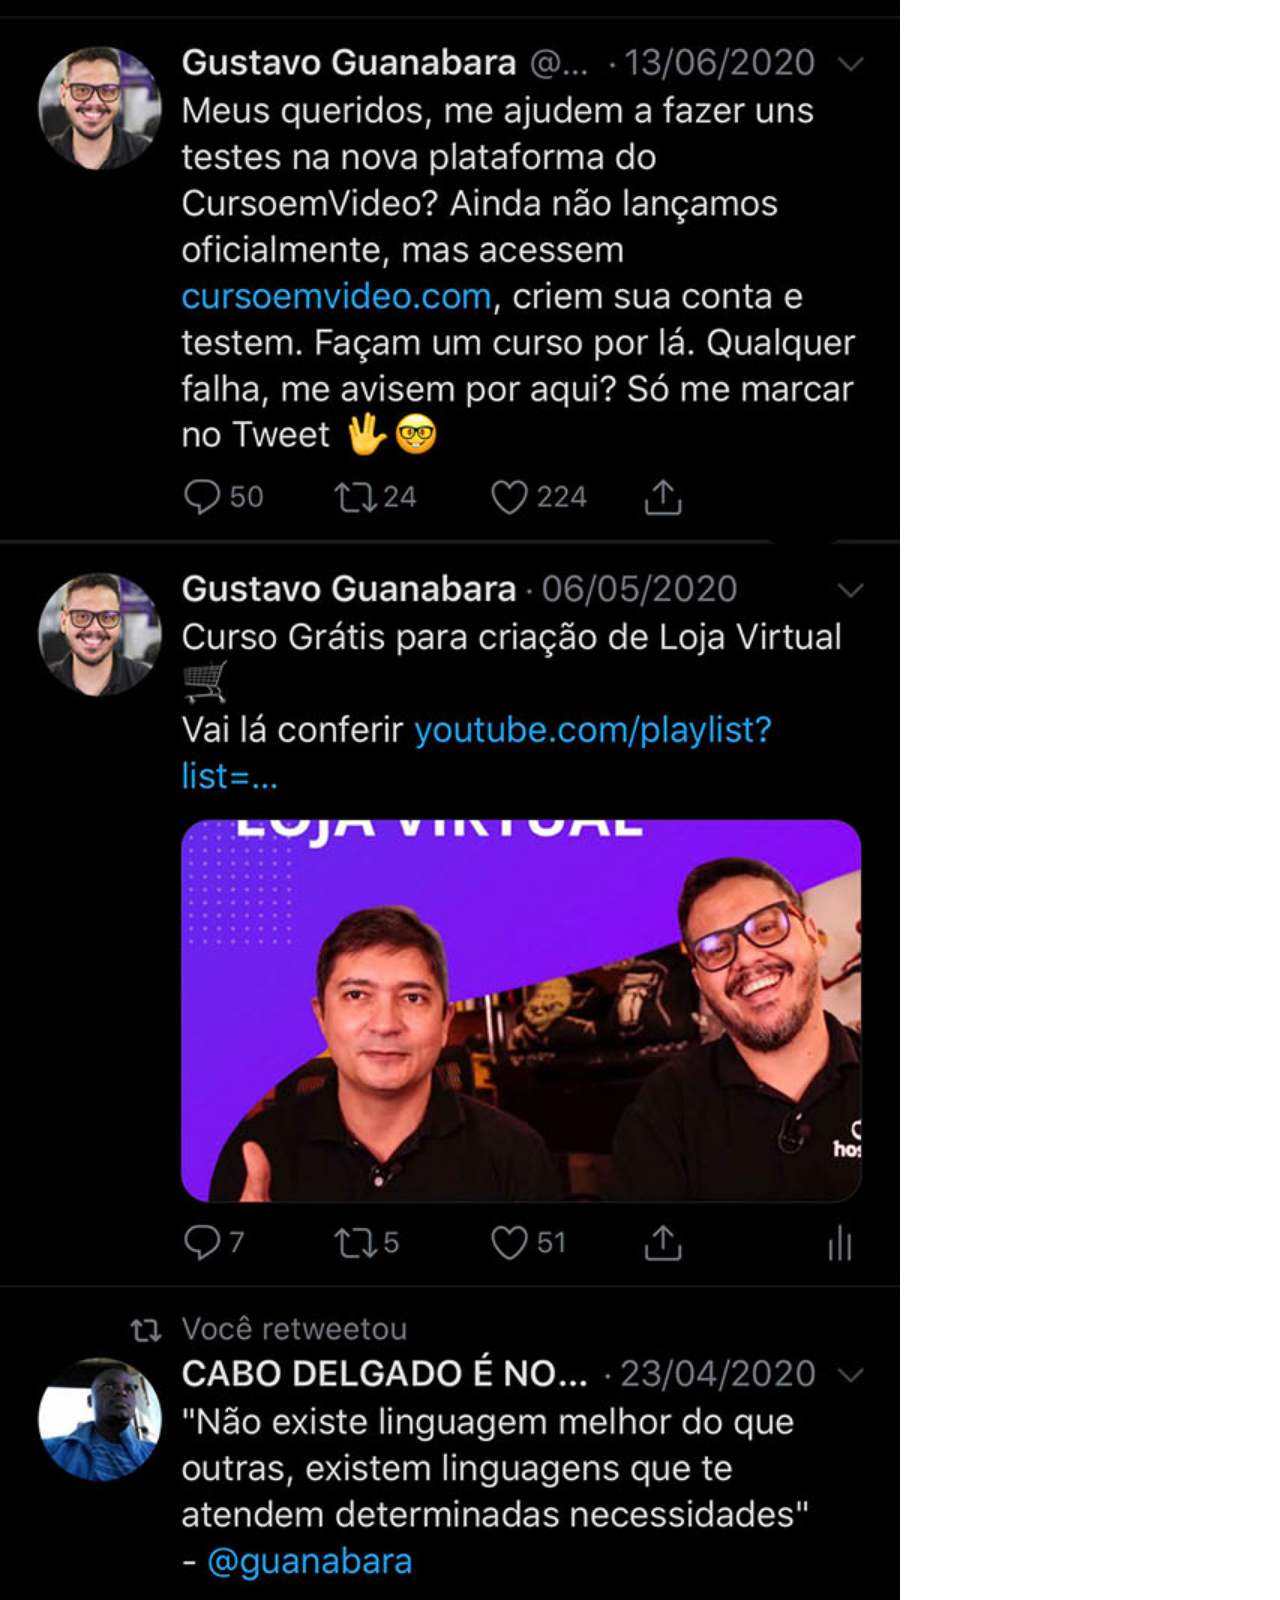
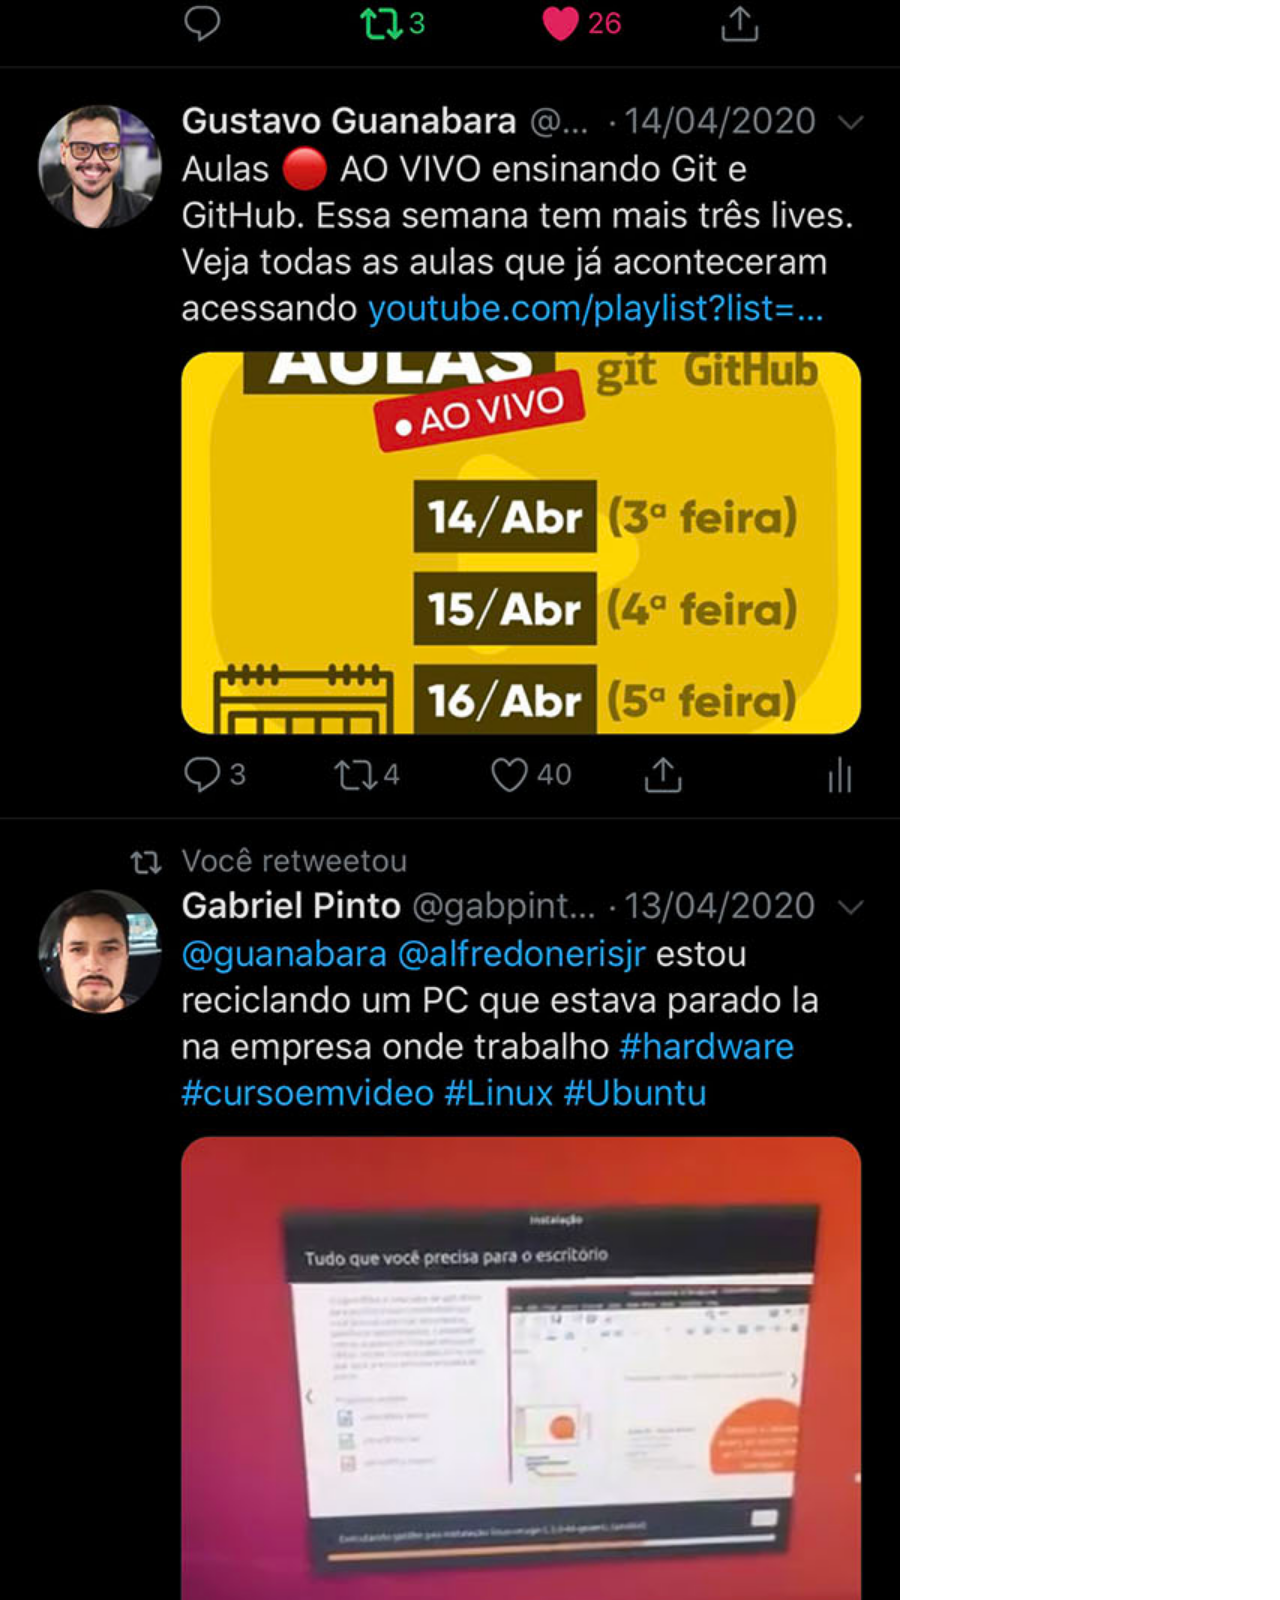
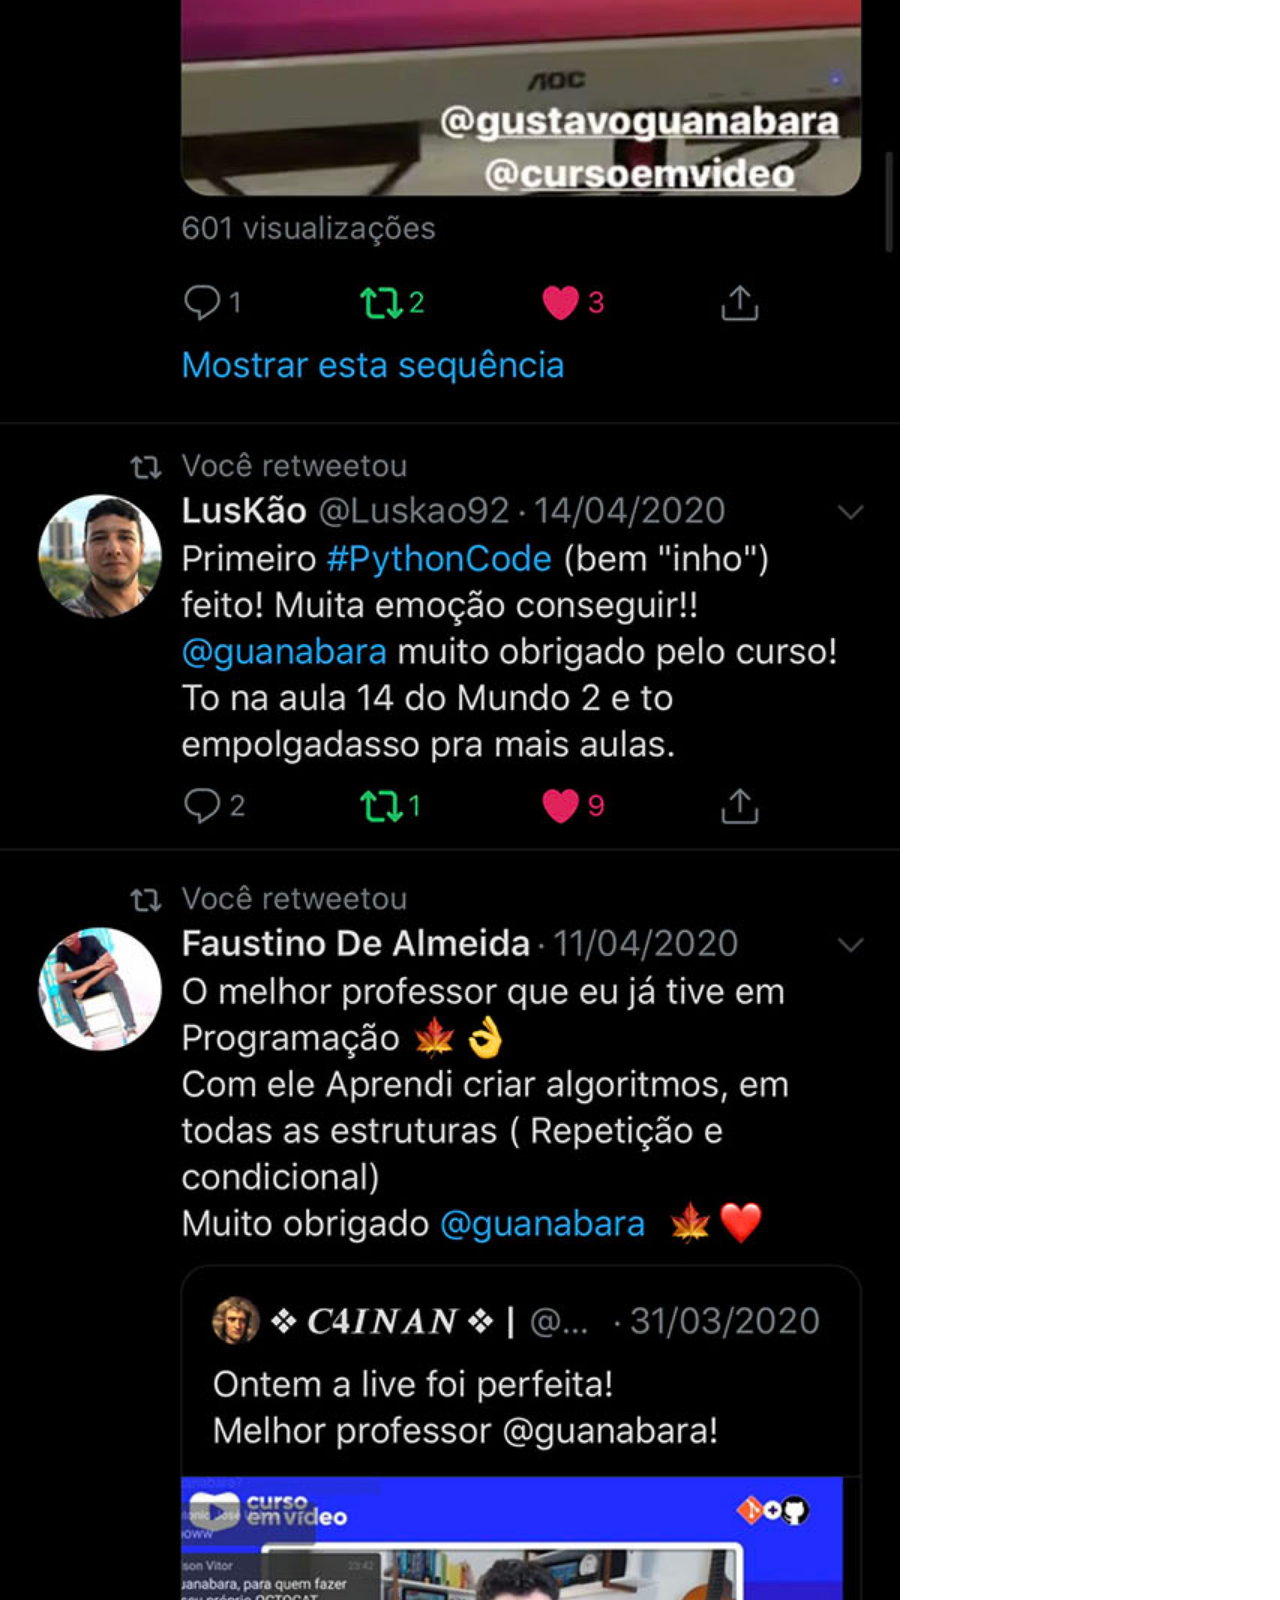
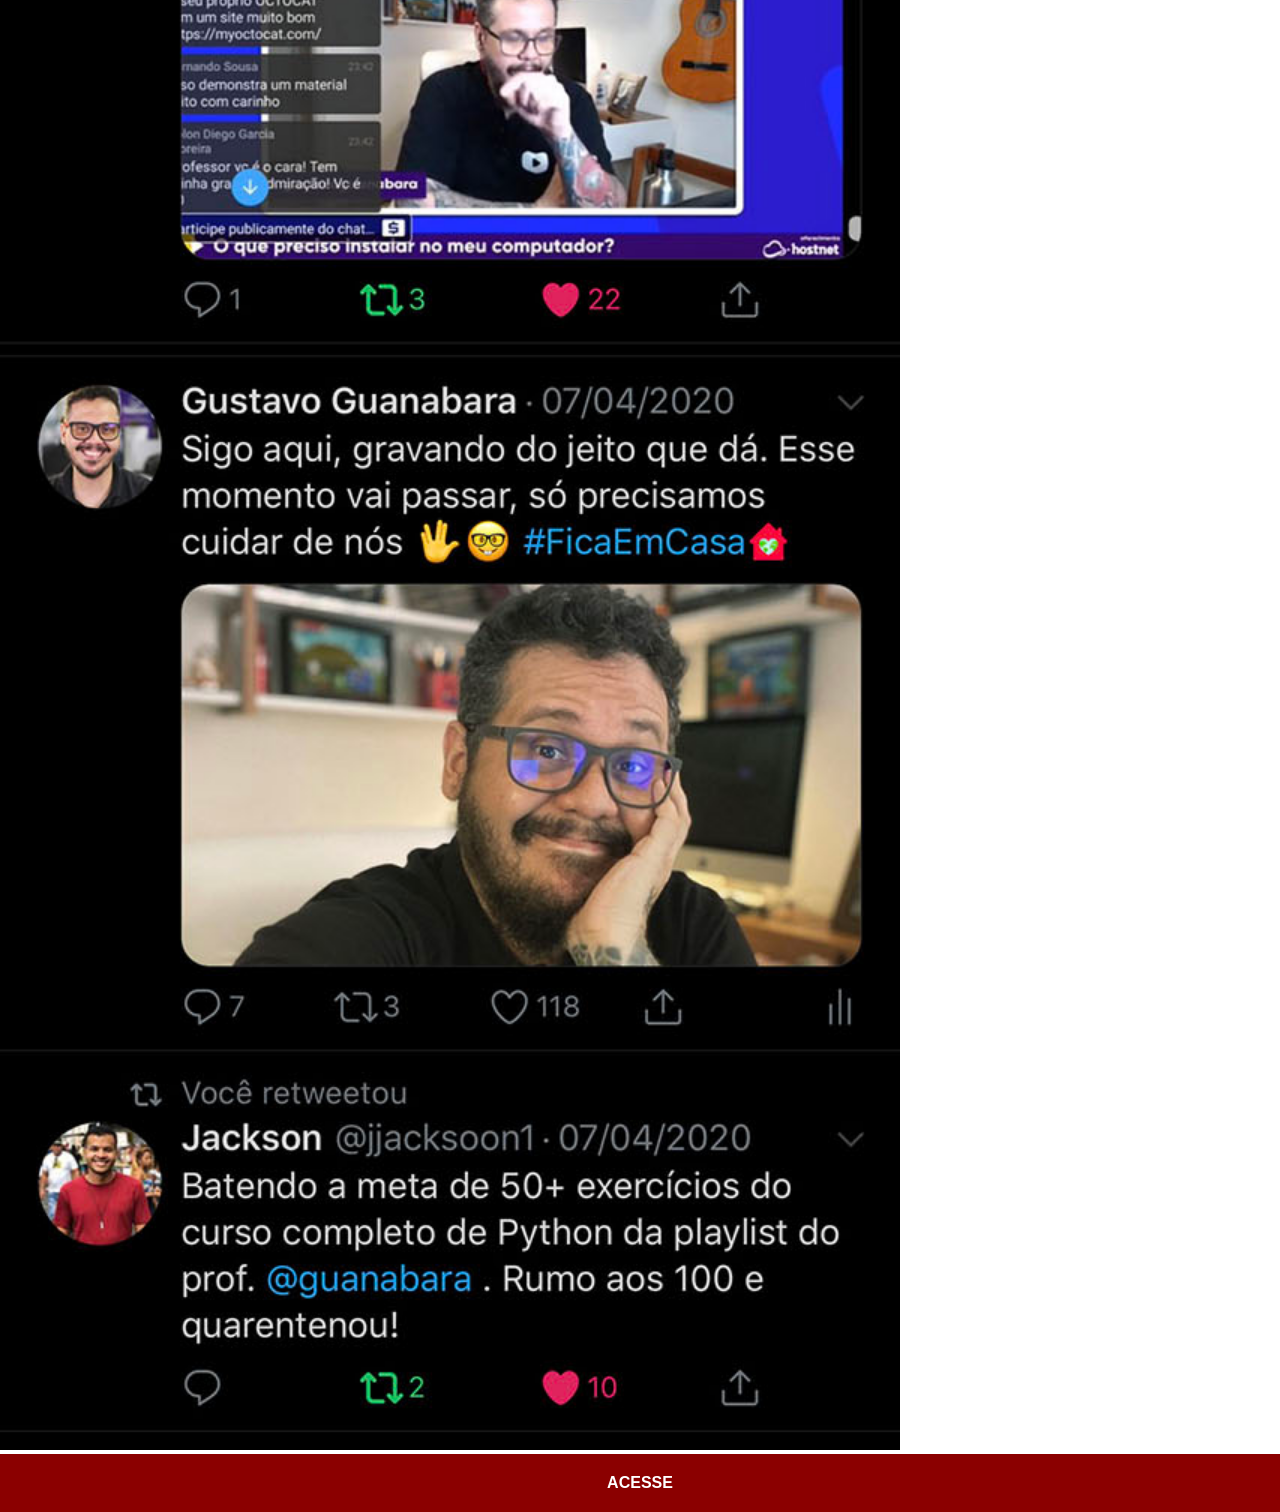
<file: twitter.html>
<!DOCTYPE html>
<html lang="pt-BR">
<head>
    <meta charset="UTF-8">
    <meta name="viewport" content="width=device-width, initial-scale=1.0">
    <title>Twitter</title>
    <link rel="stylesheet" href="/estilos/social.css">
</head>
<body>
    <img src="imagens/tela-twitter.jpg" alt="Twitter">
    <a href="https://twitter.com/GlodyAlien" target="_blank">ACESSE</a>
</body>
</html>
</file>
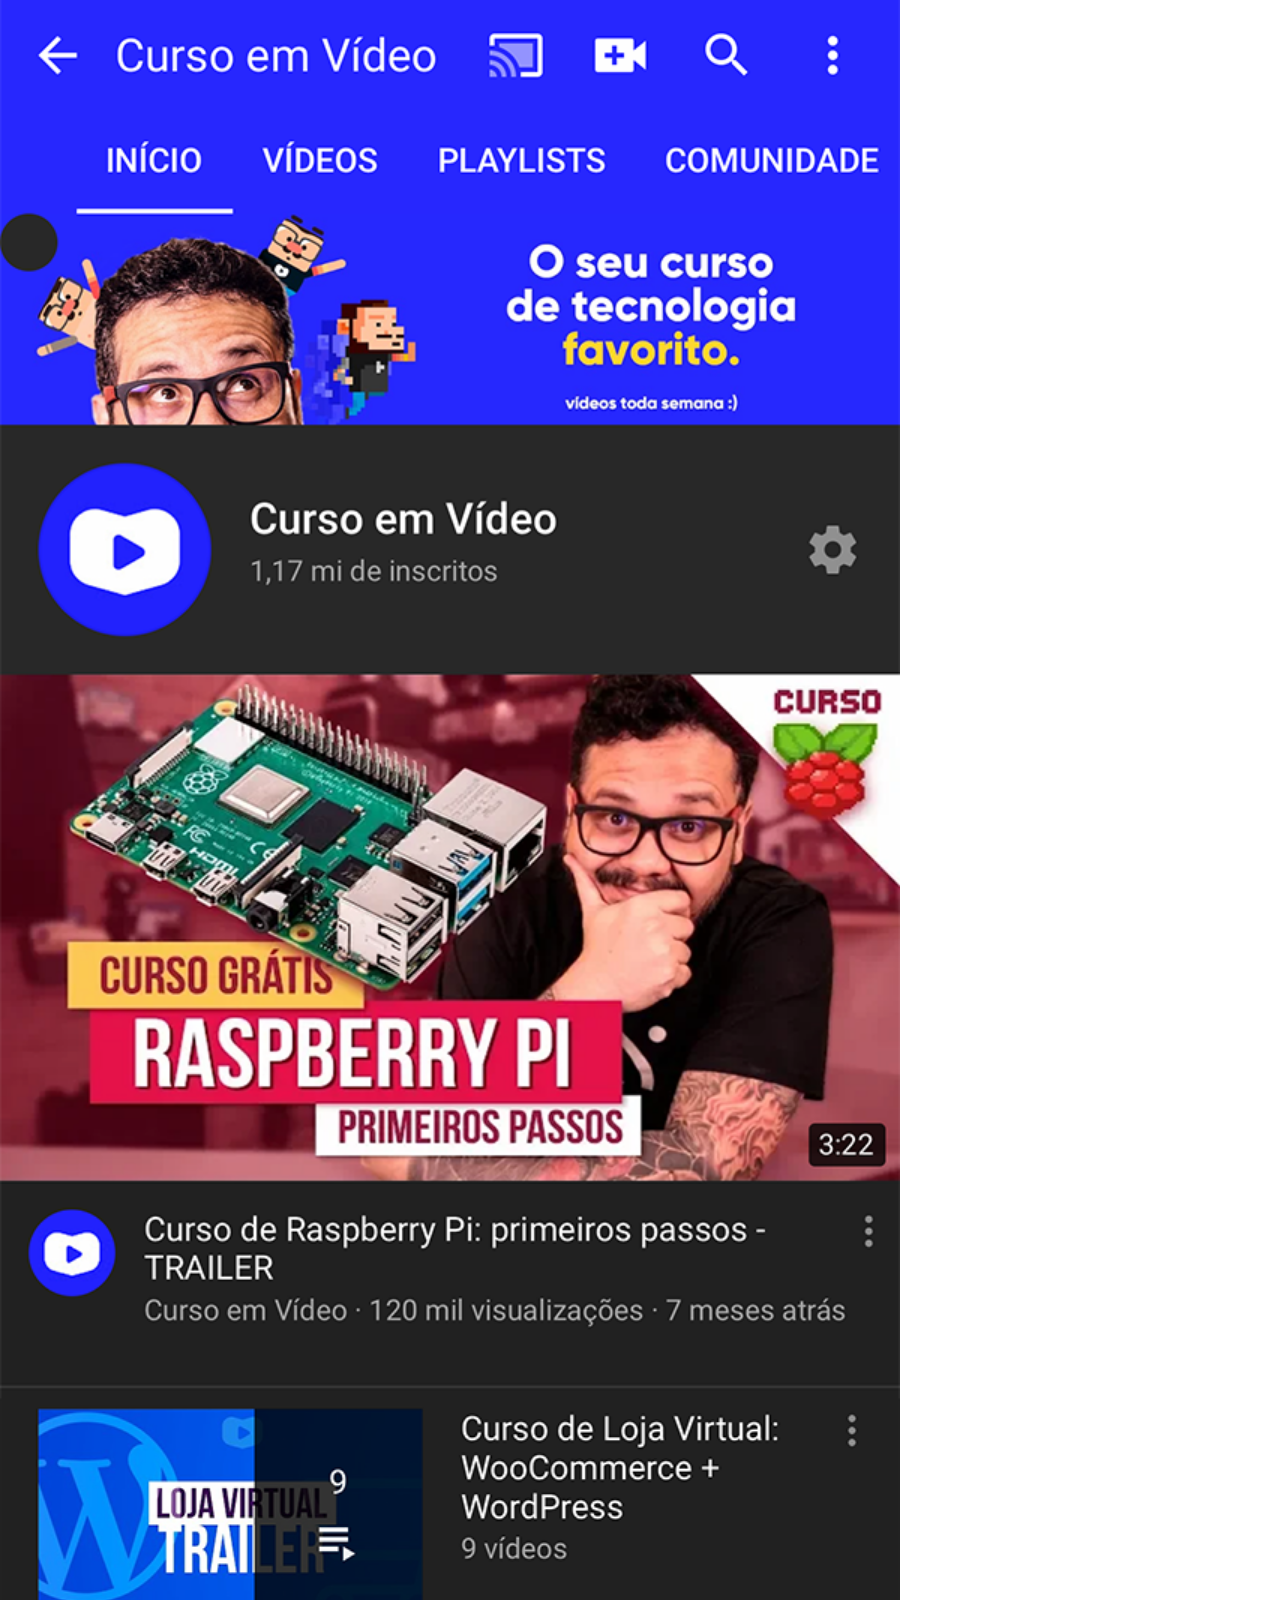
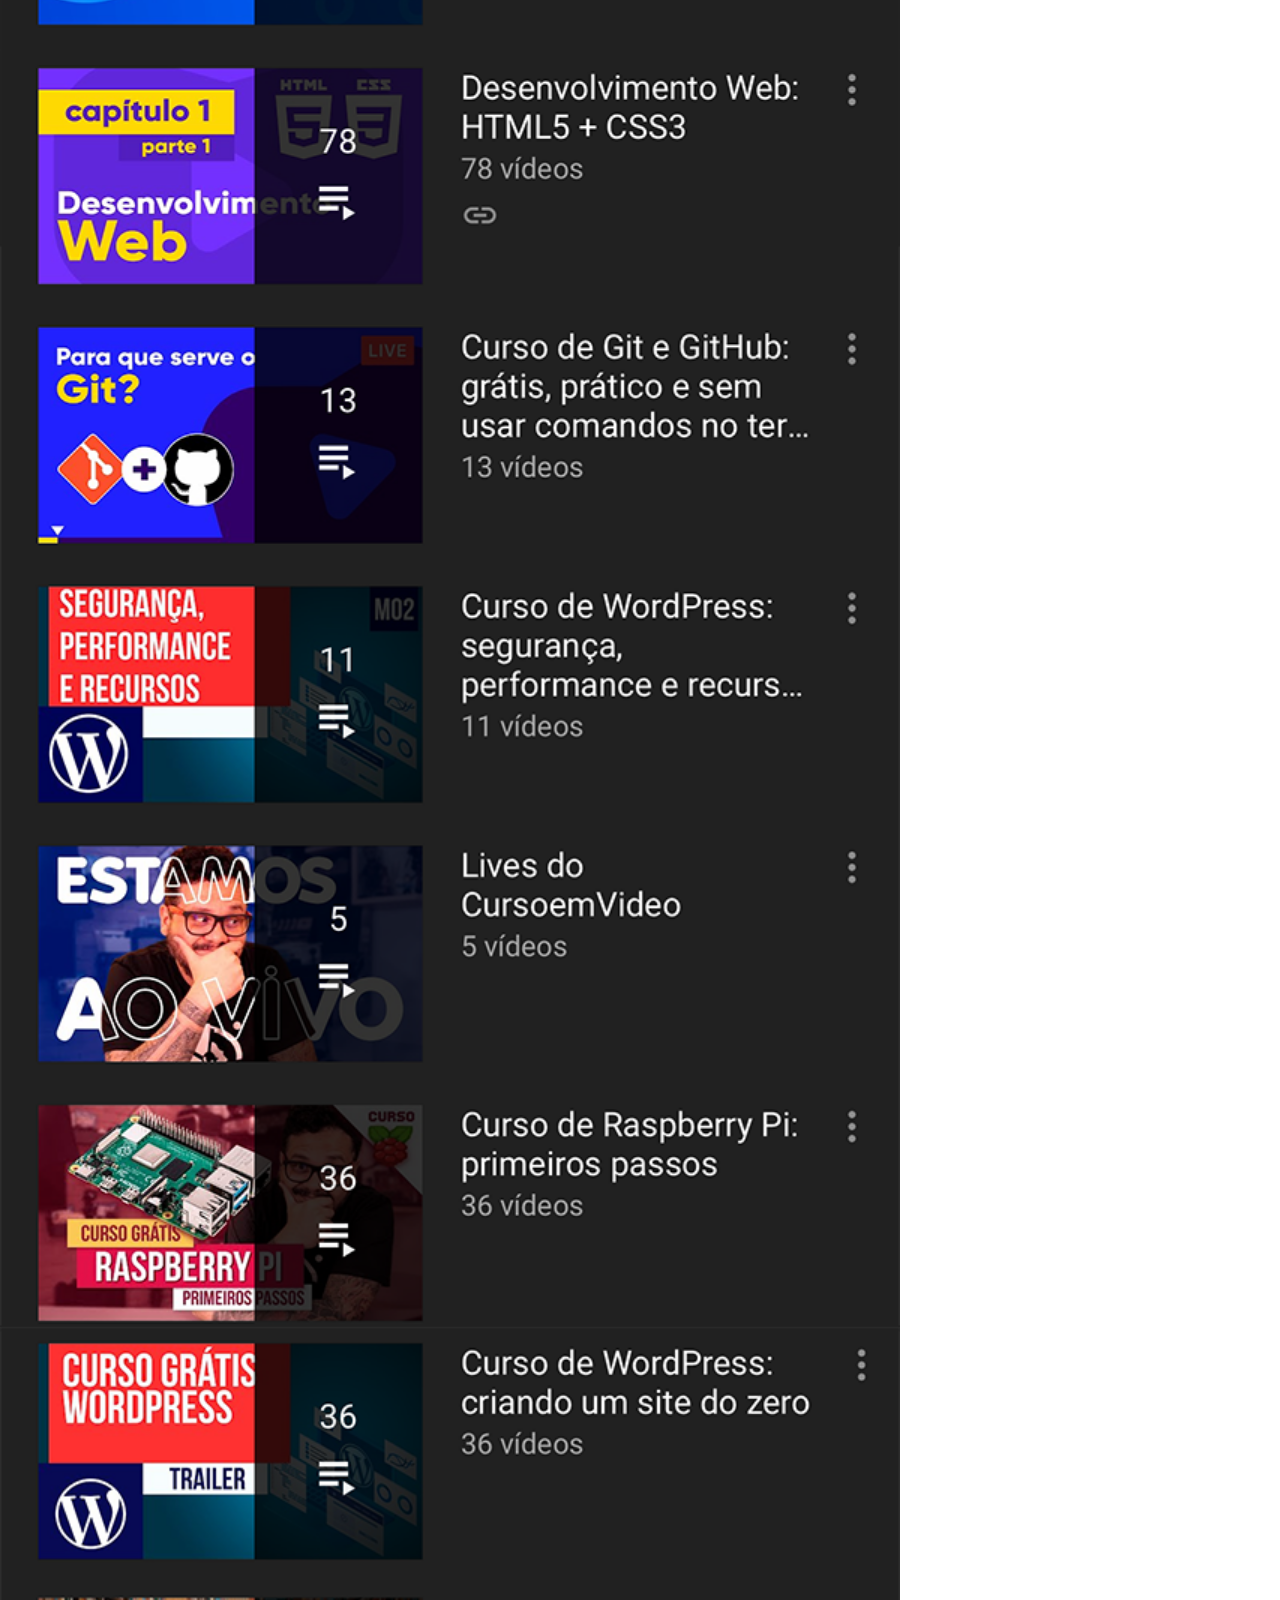
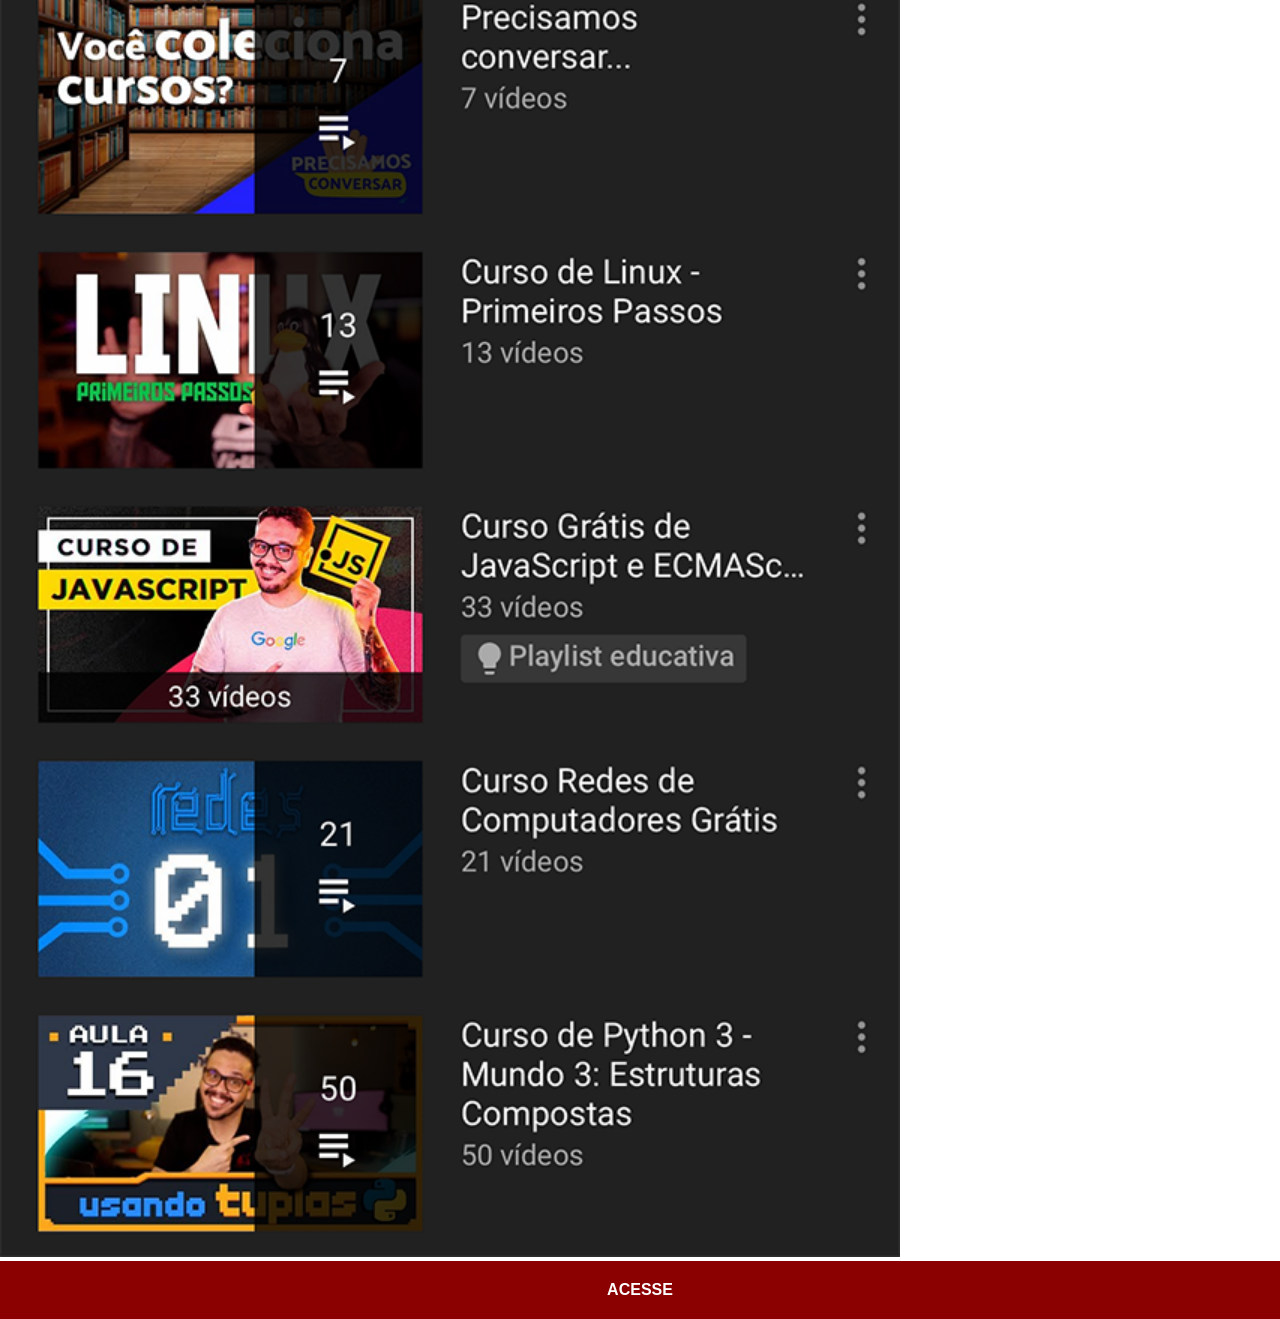
<file: youtube.html>
<!DOCTYPE html>
<html lang="pt-BR">
<head>
    <meta charset="UTF-8">
    <meta name="viewport" content="width=device-width, initial-scale=1.0">
    <title>YouTube</title>
  <link rel="stylesheet" href="/estilos/social.css">
</head>
<body>
    <img src="imagens/tela-youtube.png" alt="YouTube">
    <a href="https://www.youtube.com/User/cursoemvideo/playlists" target="_blank"> ACESSE</a>
</body>
</html>
</file>
<file: estilos/style.css>
@charset "UTF-8";

* {
    margin: 0;
    padding: 0;
    font-family: arial, Arial, Helvetica, sans-serif;
}

 html, body{
    height: 100vh;
    width: 100vw;
    background-color: black;
}

body {
    background: url('../imagens/fundo-madeira.jpg') no-repeat top center;
    background-size: cover;
 
}

main {
    position: relative;
    height: 100vh;
}

section#telefone {
    position: absolute;
    top:0%;
    left:50%;
    transform: translate(-50% -50%);
    
    height: 627px;
    width: 311px;
    background:url('../imagens/frame-iphone.png') no-repeat;
    background-size: cover;

}

iframe#tela {
    position: relative;
    top: 12%;
    left: 7%;
    width: 267px;
    height: 473px;   
}

section#redes-sociais {
   text-align: right;
}

section#redes-sociais > a > img {
    width: 50px;
    margin: 10px;
    border-radius: 50%;
    box-shadow: 2px 2px 5px rgba(0, 0, 0, 0.402);
    box-sizing: border-box;
}


section#redes-sociais > a > img:hover {
    border: 2px solid rgba(255, 255, 255, 0.601);
    transform: translate(-3px, -3px);
    transition: 0.3s, border 0.5s;
    box-shadow: 5px 5px 10px rgba(0, 0, 0, 0.236);
}
</file>
<file: estilos/social.css>
@charset "UTF-8";

   * {
            margin: 0px;
            padding: 0px;
            font-family: Arial,Arial, Helvetica, sans-serif;
        }

        ::-webkit-scrollbar {
            width: 0px;
            height: 0px;
        }

        img {
            width: 100vh;
        }

        a {
            display: block;
            background-color: darkred;
            color: white;
            padding: 20px;
            text-align: center;
            font-weight: bolder;
            text-decoration: none;
           
        }

        a:hover {
            background-color: red;
        }
</file>
